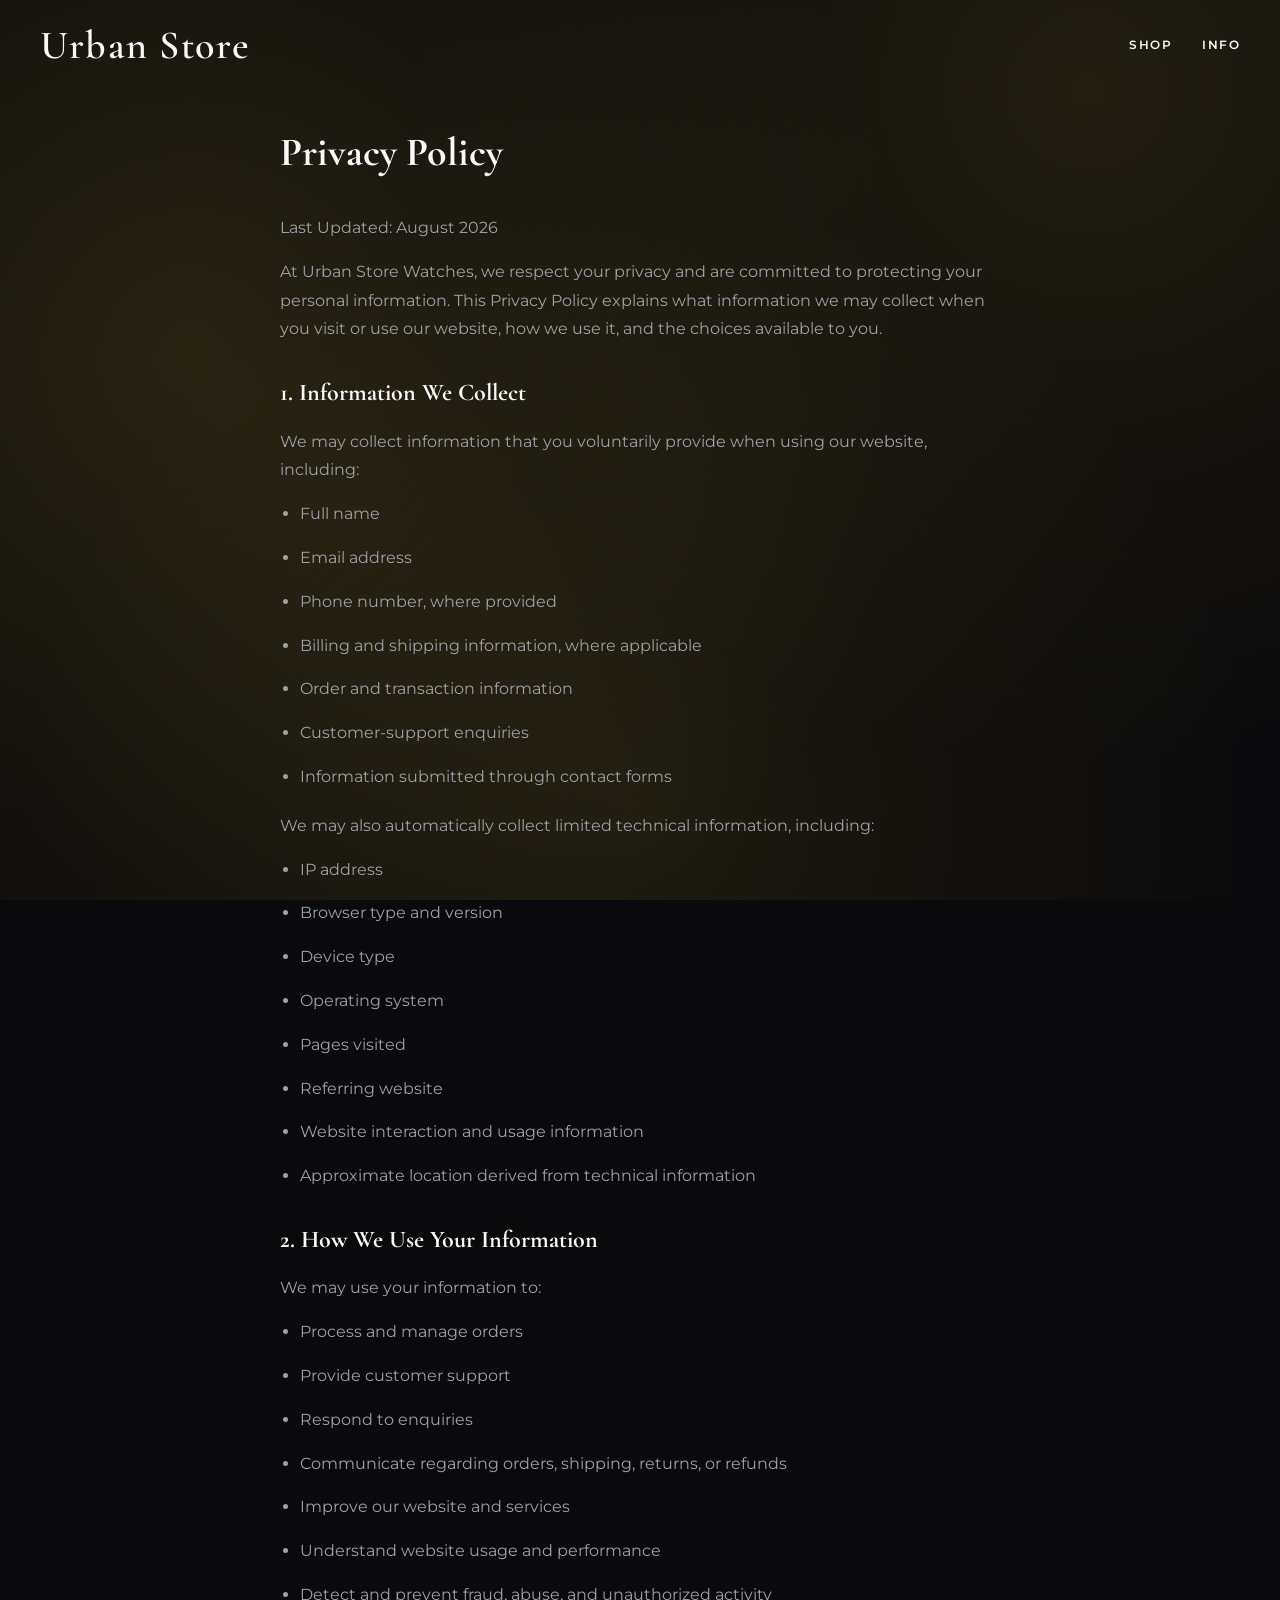
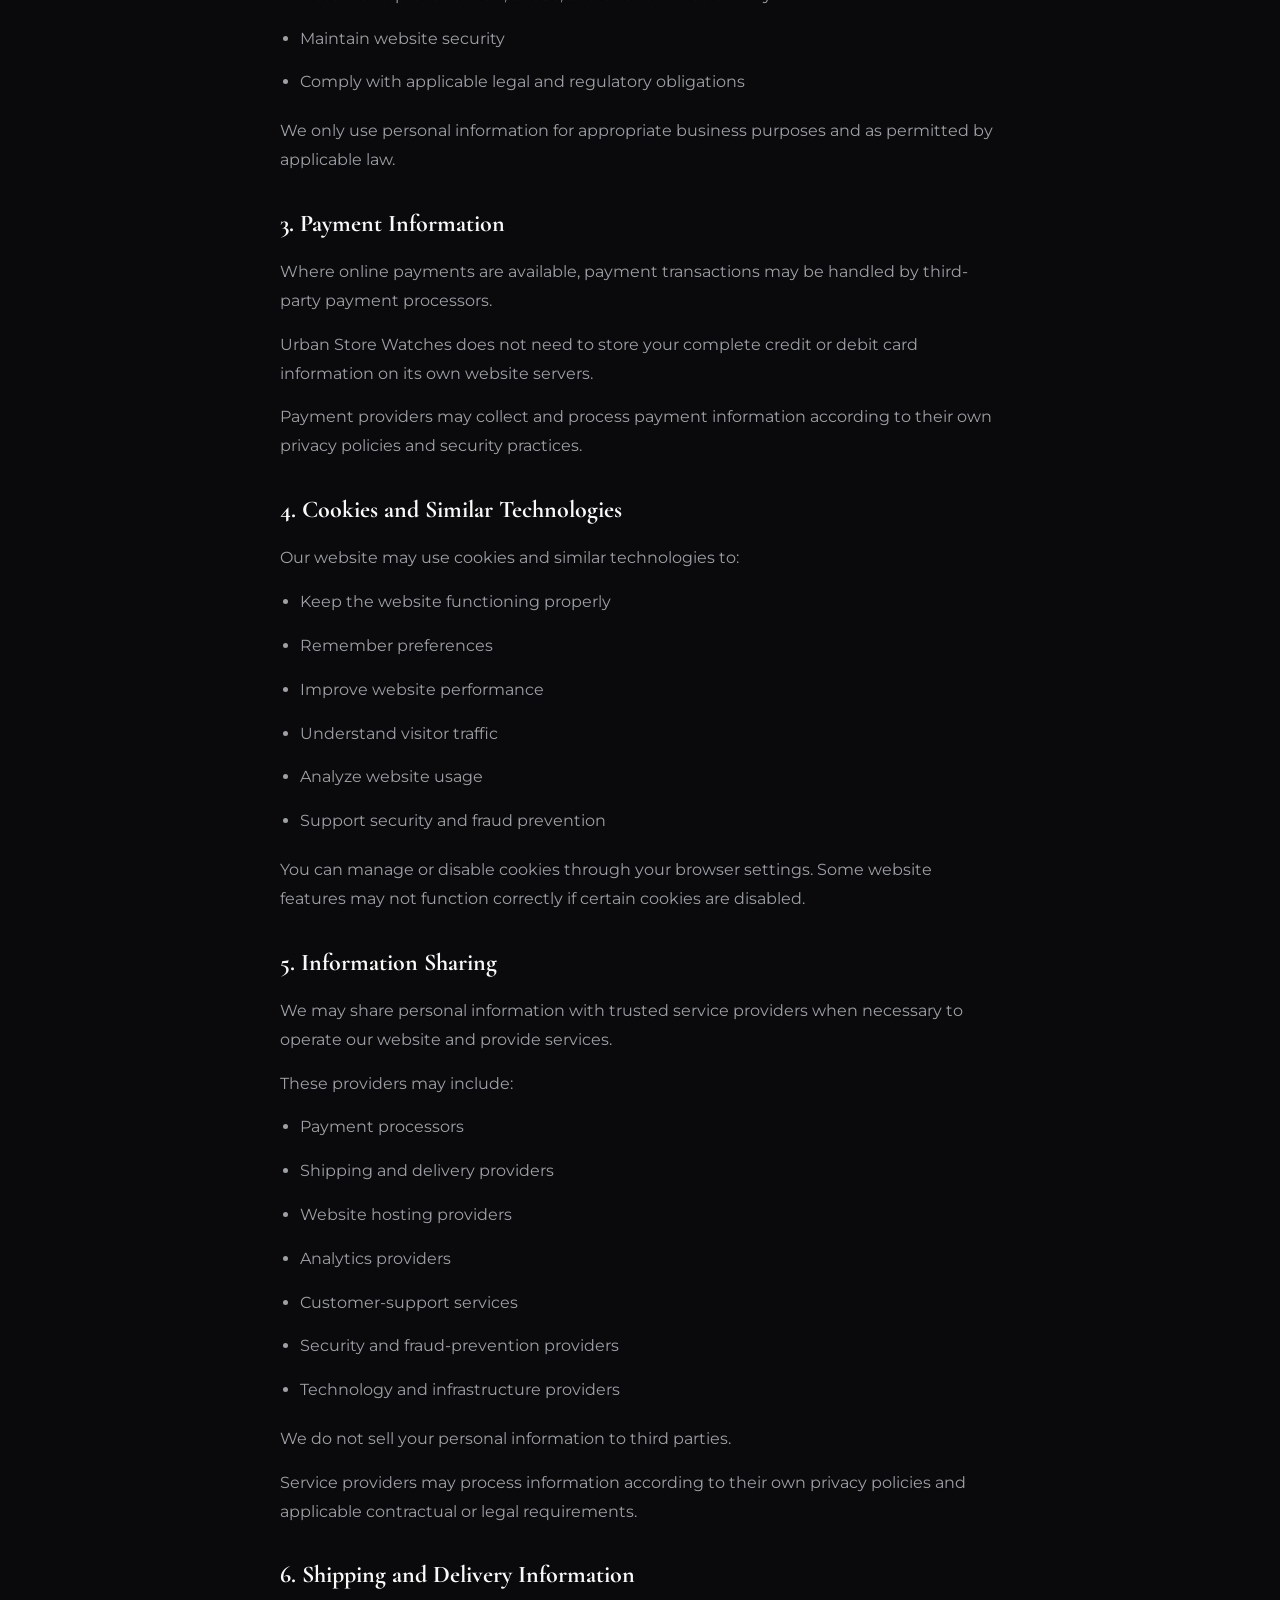
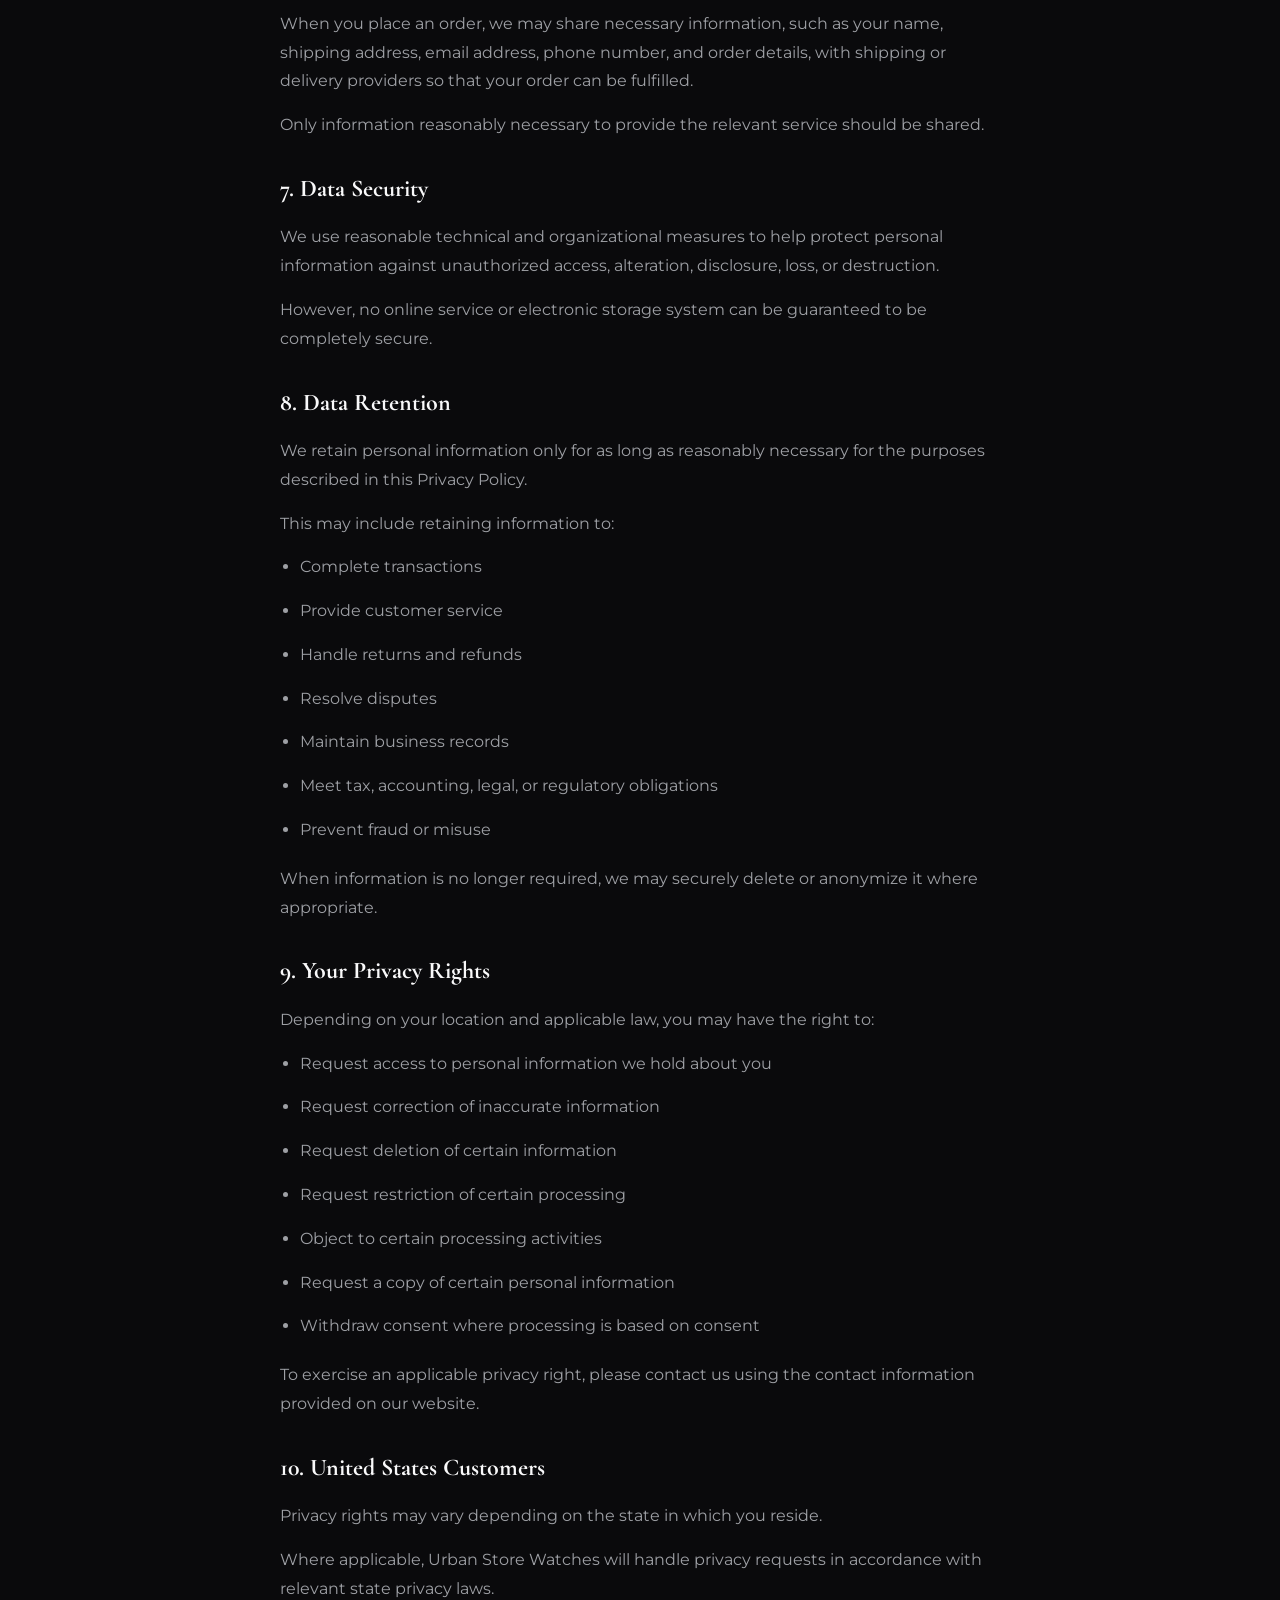
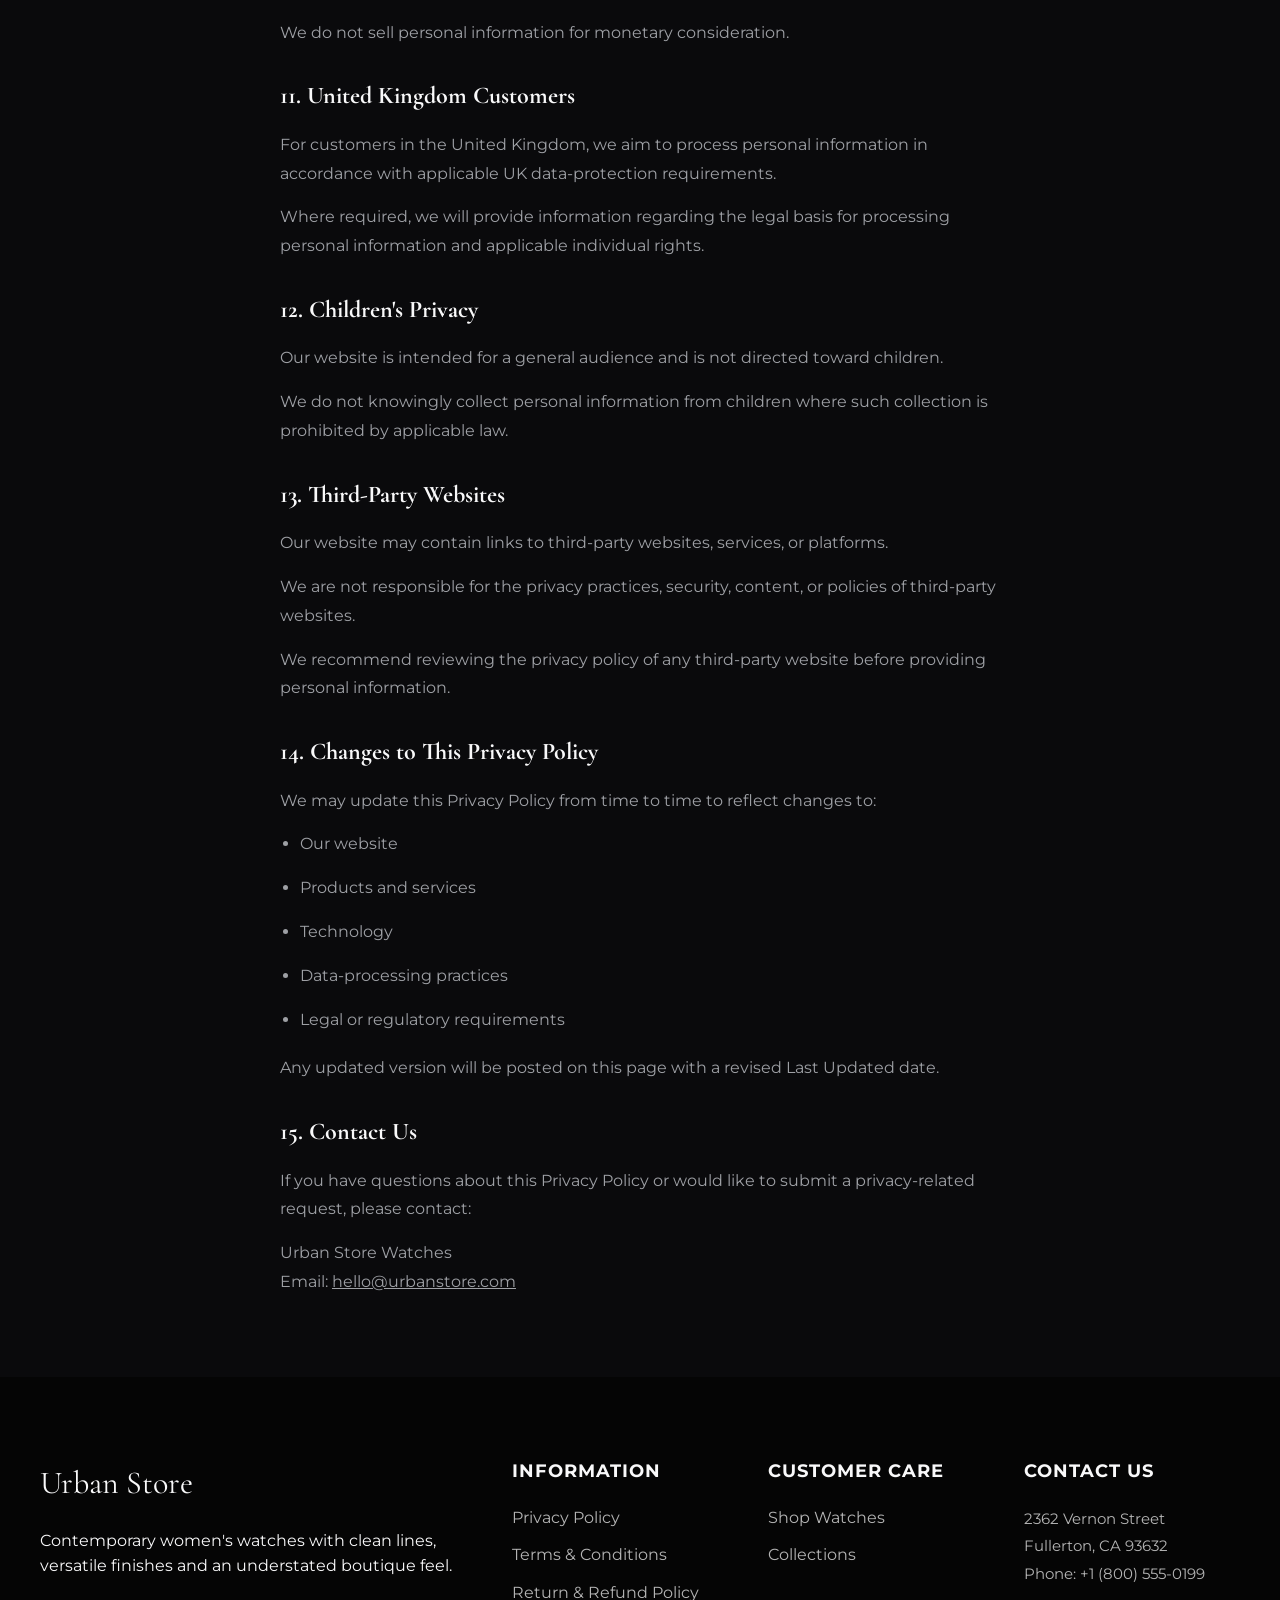
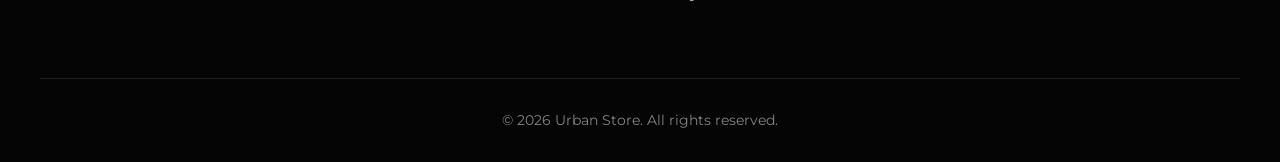
<file: privacy.html>
<!DOCTYPE html>
<html lang="en">
<head>
<meta charset="UTF-8"><meta name="viewport" content="width=device-width, initial-scale=1.0">
<title>Privacy Policy | Urban Store</title>
<link rel="icon" type="image/jpeg" href="assets/favicon.jpg">
<link rel="preconnect" href="https://fonts.gstatic.com" crossorigin>
<link href="https://fonts.googleapis.com/css2?family=Montserrat:wght@300;400;500;600&family=Cormorant+Garamond:ital,wght@0,400;0,500;0,600;1,400;1,500&display=swap" rel="stylesheet">
<link rel="stylesheet" href="assets/style.css">
<style>.legal-content{max-width:800px;margin:120px auto 80px;padding:0 40px}.legal-content h1{font-family:var(--font-heading);margin-bottom:30px;font-size:2.5rem}.legal-content h2{font-family:var(--font-heading);margin:30px 0 15px;font-size:1.5rem}.legal-content p,.legal-content li{color:var(--text-light);margin-bottom:15px;line-height:1.8}.legal-content ul{padding-left:20px;margin-bottom:20px}</style>
</head>
<body>
<header class="site-header"><a class="logo" href="index.html">Urban Store</a><nav><a href="index.html#product">Shop</a><a href="index.html#footer">Info</a></nav></header>
<main class="legal-content">
<h1>Privacy Policy</h1>
<p>Last Updated: August 2026</p>
<p>At Urban Store Watches, we respect your privacy and are committed to protecting your personal information. This Privacy Policy explains what information we may collect when you visit or use our website, how we use it, and the choices available to you.</p>

<h2>1. Information We Collect</h2>
<p>We may collect information that you voluntarily provide when using our website, including:</p>
<ul>
  <li>Full name</li>
  <li>Email address</li>
  <li>Phone number, where provided</li>
  <li>Billing and shipping information, where applicable</li>
  <li>Order and transaction information</li>
  <li>Customer-support enquiries</li>
  <li>Information submitted through contact forms</li>
</ul>
<p>We may also automatically collect limited technical information, including:</p>
<ul>
  <li>IP address</li>
  <li>Browser type and version</li>
  <li>Device type</li>
  <li>Operating system</li>
  <li>Pages visited</li>
  <li>Referring website</li>
  <li>Website interaction and usage information</li>
  <li>Approximate location derived from technical information</li>
</ul>

<h2>2. How We Use Your Information</h2>
<p>We may use your information to:</p>
<ul>
  <li>Process and manage orders</li>
  <li>Provide customer support</li>
  <li>Respond to enquiries</li>
  <li>Communicate regarding orders, shipping, returns, or refunds</li>
  <li>Improve our website and services</li>
  <li>Understand website usage and performance</li>
  <li>Detect and prevent fraud, abuse, and unauthorized activity</li>
  <li>Maintain website security</li>
  <li>Comply with applicable legal and regulatory obligations</li>
</ul>
<p>We only use personal information for appropriate business purposes and as permitted by applicable law.</p>

<h2>3. Payment Information</h2>
<p>Where online payments are available, payment transactions may be handled by third-party payment processors.</p>
<p>Urban Store Watches does not need to store your complete credit or debit card information on its own website servers.</p>
<p>Payment providers may collect and process payment information according to their own privacy policies and security practices.</p>

<h2>4. Cookies and Similar Technologies</h2>
<p>Our website may use cookies and similar technologies to:</p>
<ul>
  <li>Keep the website functioning properly</li>
  <li>Remember preferences</li>
  <li>Improve website performance</li>
  <li>Understand visitor traffic</li>
  <li>Analyze website usage</li>
  <li>Support security and fraud prevention</li>
</ul>
<p>You can manage or disable cookies through your browser settings. Some website features may not function correctly if certain cookies are disabled.</p>

<h2>5. Information Sharing</h2>
<p>We may share personal information with trusted service providers when necessary to operate our website and provide services.</p>
<p>These providers may include:</p>
<ul>
  <li>Payment processors</li>
  <li>Shipping and delivery providers</li>
  <li>Website hosting providers</li>
  <li>Analytics providers</li>
  <li>Customer-support services</li>
  <li>Security and fraud-prevention providers</li>
  <li>Technology and infrastructure providers</li>
</ul>
<p>We do not sell your personal information to third parties.</p>
<p>Service providers may process information according to their own privacy policies and applicable contractual or legal requirements.</p>

<h2>6. Shipping and Delivery Information</h2>
<p>When you place an order, we may share necessary information, such as your name, shipping address, email address, phone number, and order details, with shipping or delivery providers so that your order can be fulfilled.</p>
<p>Only information reasonably necessary to provide the relevant service should be shared.</p>

<h2>7. Data Security</h2>
<p>We use reasonable technical and organizational measures to help protect personal information against unauthorized access, alteration, disclosure, loss, or destruction.</p>
<p>However, no online service or electronic storage system can be guaranteed to be completely secure.</p>

<h2>8. Data Retention</h2>
<p>We retain personal information only for as long as reasonably necessary for the purposes described in this Privacy Policy.</p>
<p>This may include retaining information to:</p>
<ul>
  <li>Complete transactions</li>
  <li>Provide customer service</li>
  <li>Handle returns and refunds</li>
  <li>Resolve disputes</li>
  <li>Maintain business records</li>
  <li>Meet tax, accounting, legal, or regulatory obligations</li>
  <li>Prevent fraud or misuse</li>
</ul>
<p>When information is no longer required, we may securely delete or anonymize it where appropriate.</p>

<h2>9. Your Privacy Rights</h2>
<p>Depending on your location and applicable law, you may have the right to:</p>
<ul>
  <li>Request access to personal information we hold about you</li>
  <li>Request correction of inaccurate information</li>
  <li>Request deletion of certain information</li>
  <li>Request restriction of certain processing</li>
  <li>Object to certain processing activities</li>
  <li>Request a copy of certain personal information</li>
  <li>Withdraw consent where processing is based on consent</li>
</ul>
<p>To exercise an applicable privacy right, please contact us using the contact information provided on our website.</p>

<h2>10. United States Customers</h2>
<p>Privacy rights may vary depending on the state in which you reside.</p>
<p>Where applicable, Urban Store Watches will handle privacy requests in accordance with relevant state privacy laws.</p>
<p>We do not sell personal information for monetary consideration.</p>

<h2>11. United Kingdom Customers</h2>
<p>For customers in the United Kingdom, we aim to process personal information in accordance with applicable UK data-protection requirements.</p>
<p>Where required, we will provide information regarding the legal basis for processing personal information and applicable individual rights.</p>

<h2>12. Children's Privacy</h2>
<p>Our website is intended for a general audience and is not directed toward children.</p>
<p>We do not knowingly collect personal information from children where such collection is prohibited by applicable law.</p>

<h2>13. Third-Party Websites</h2>
<p>Our website may contain links to third-party websites, services, or platforms.</p>
<p>We are not responsible for the privacy practices, security, content, or policies of third-party websites.</p>
<p>We recommend reviewing the privacy policy of any third-party website before providing personal information.</p>

<h2>14. Changes to This Privacy Policy</h2>
<p>We may update this Privacy Policy from time to time to reflect changes to:</p>
<ul>
  <li>Our website</li>
  <li>Products and services</li>
  <li>Technology</li>
  <li>Data-processing practices</li>
  <li>Legal or regulatory requirements</li>
</ul>
<p>Any updated version will be posted on this page with a revised Last Updated date.</p>

<h2>15. Contact Us</h2>
<p>If you have questions about this Privacy Policy or would like to submit a privacy-related request, please contact:</p>
<p>Urban Store Watches<br>
Email: <a href="mailto:hello@urbanstore.com" style="color:var(--text-light); text-decoration:underline;">hello@urbanstore.com</a></p>
</main>
<footer id="footer"><div class="footer-grid">
<div><div class="footer-logo">Urban Store</div><p>Contemporary women's watches with clean lines, versatile finishes and an understated boutique feel.</p></div>
<div><h4>Information</h4><a href="privacy.html">Privacy Policy</a><a href="terms.html">Terms & Conditions</a><a href="returns.html">Return & Refund Policy</a></div>
<div><h4>Customer Care</h4><a href="index.html#product">Shop Watches</a><a href="index.html#suggested">Collections</a></div>
<div><h4>Contact Us</h4><p style="color:rgba(255,255,255,.7);line-height:1.8;margin:0;font-size:.95rem;">2362 Vernon Street<br>Fullerton, CA 93632<br>Phone: +1 (800) 555-0199</p></div>
</div><div class="copyright">© 2026 Urban Store. All rights reserved.</div></footer>
<script src="assets/script.js"></script>
</body></html>
</file>
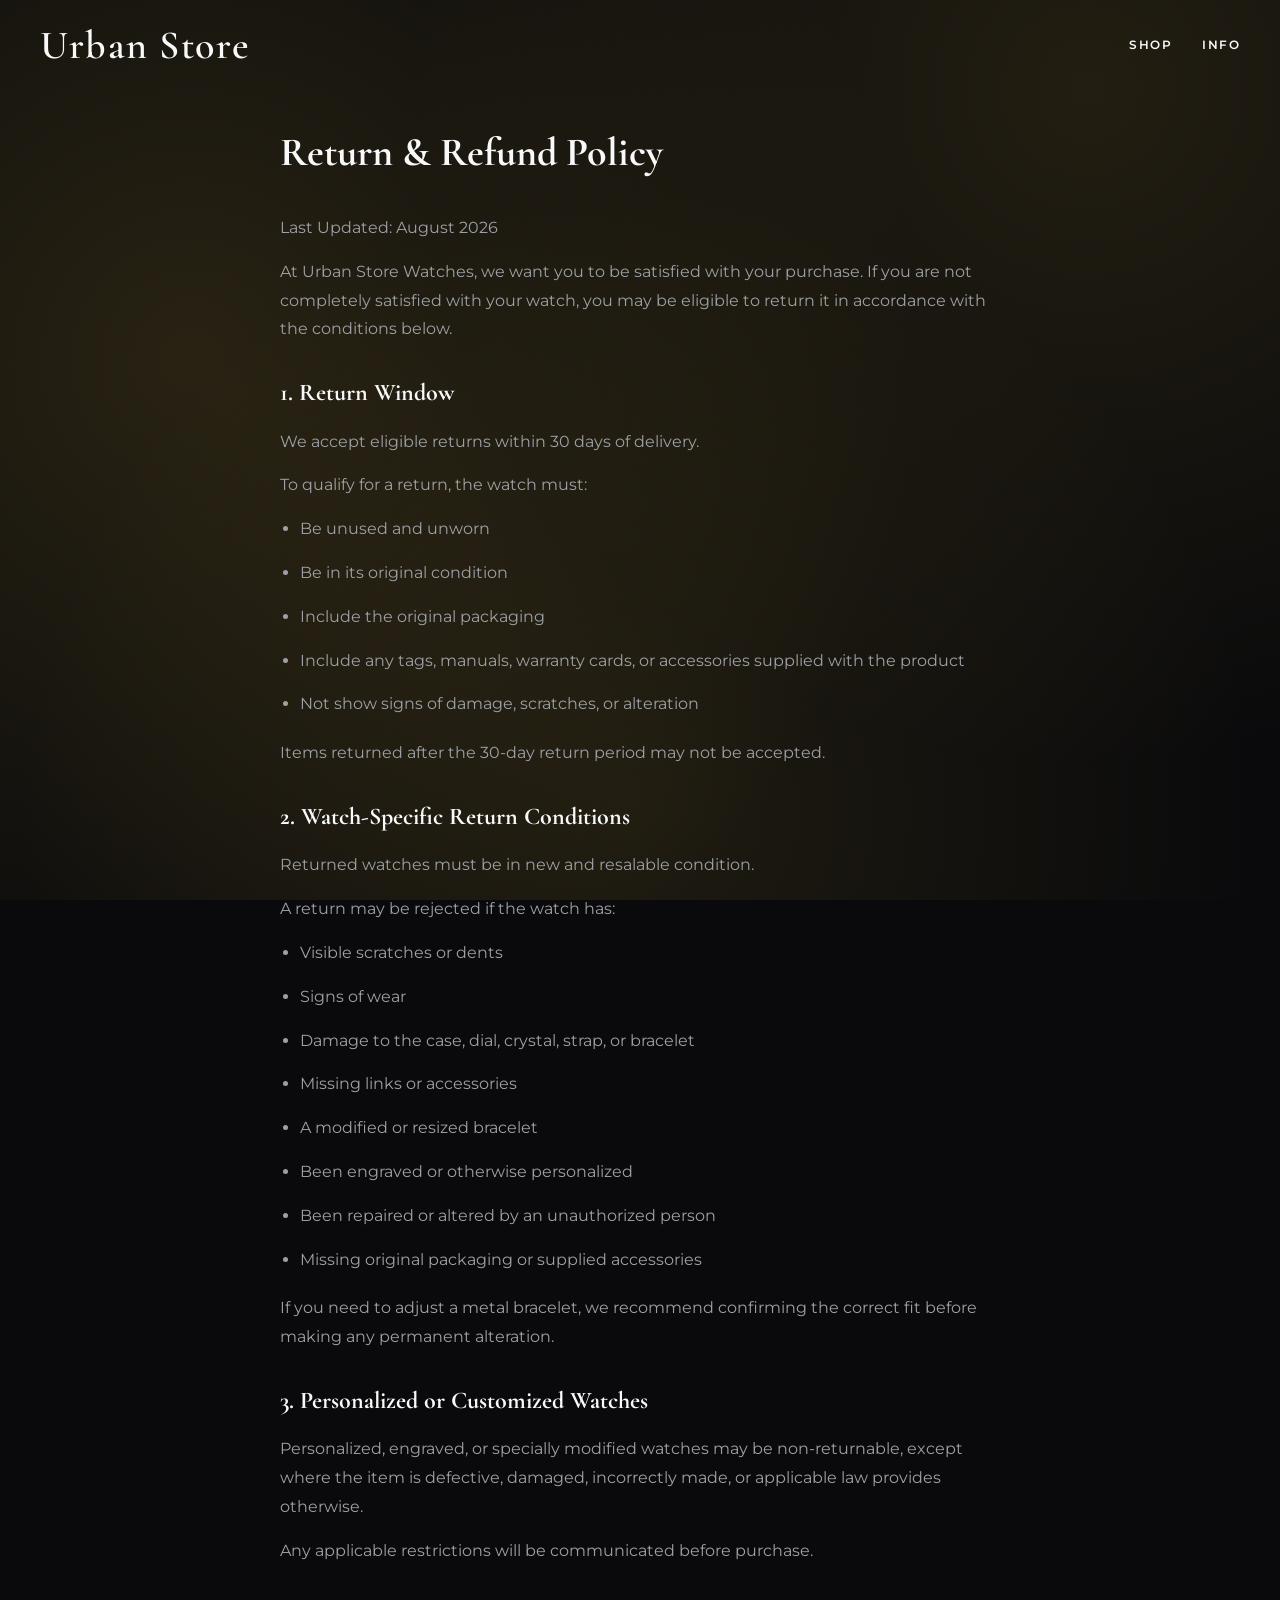
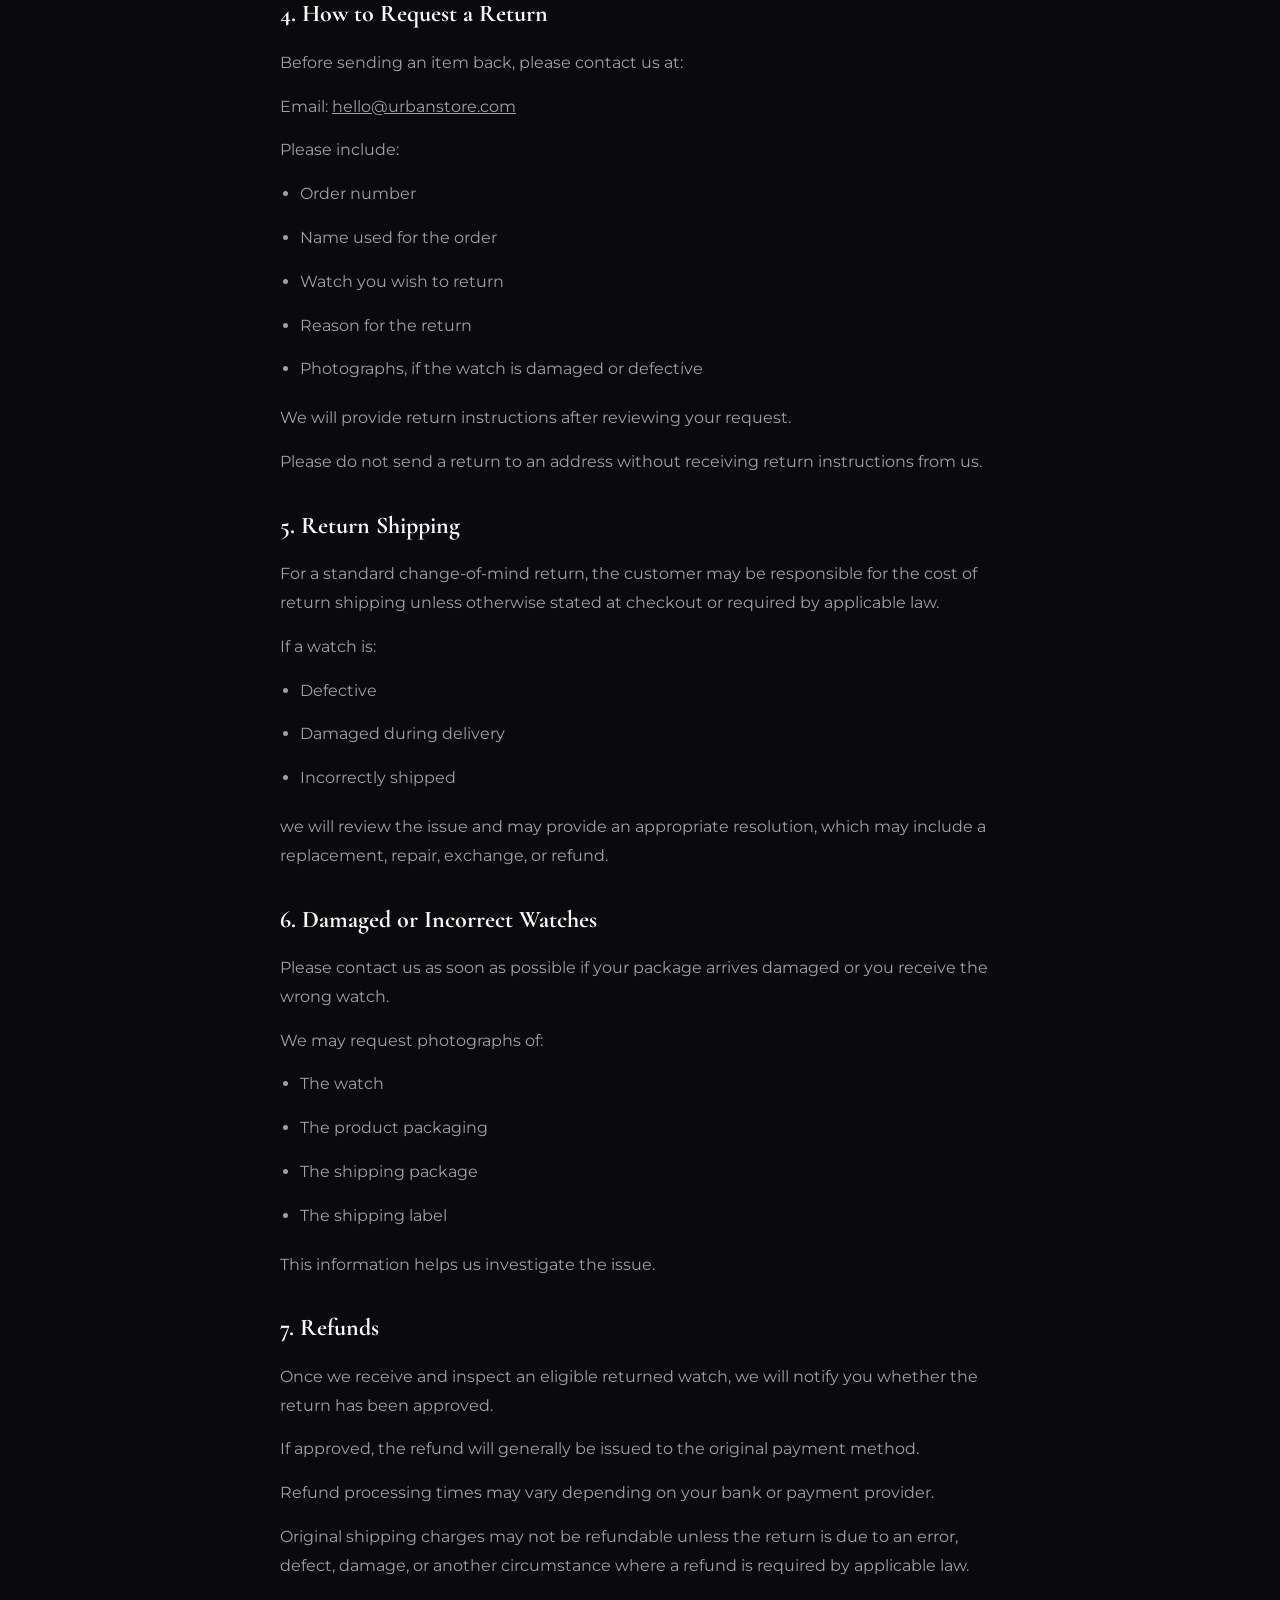
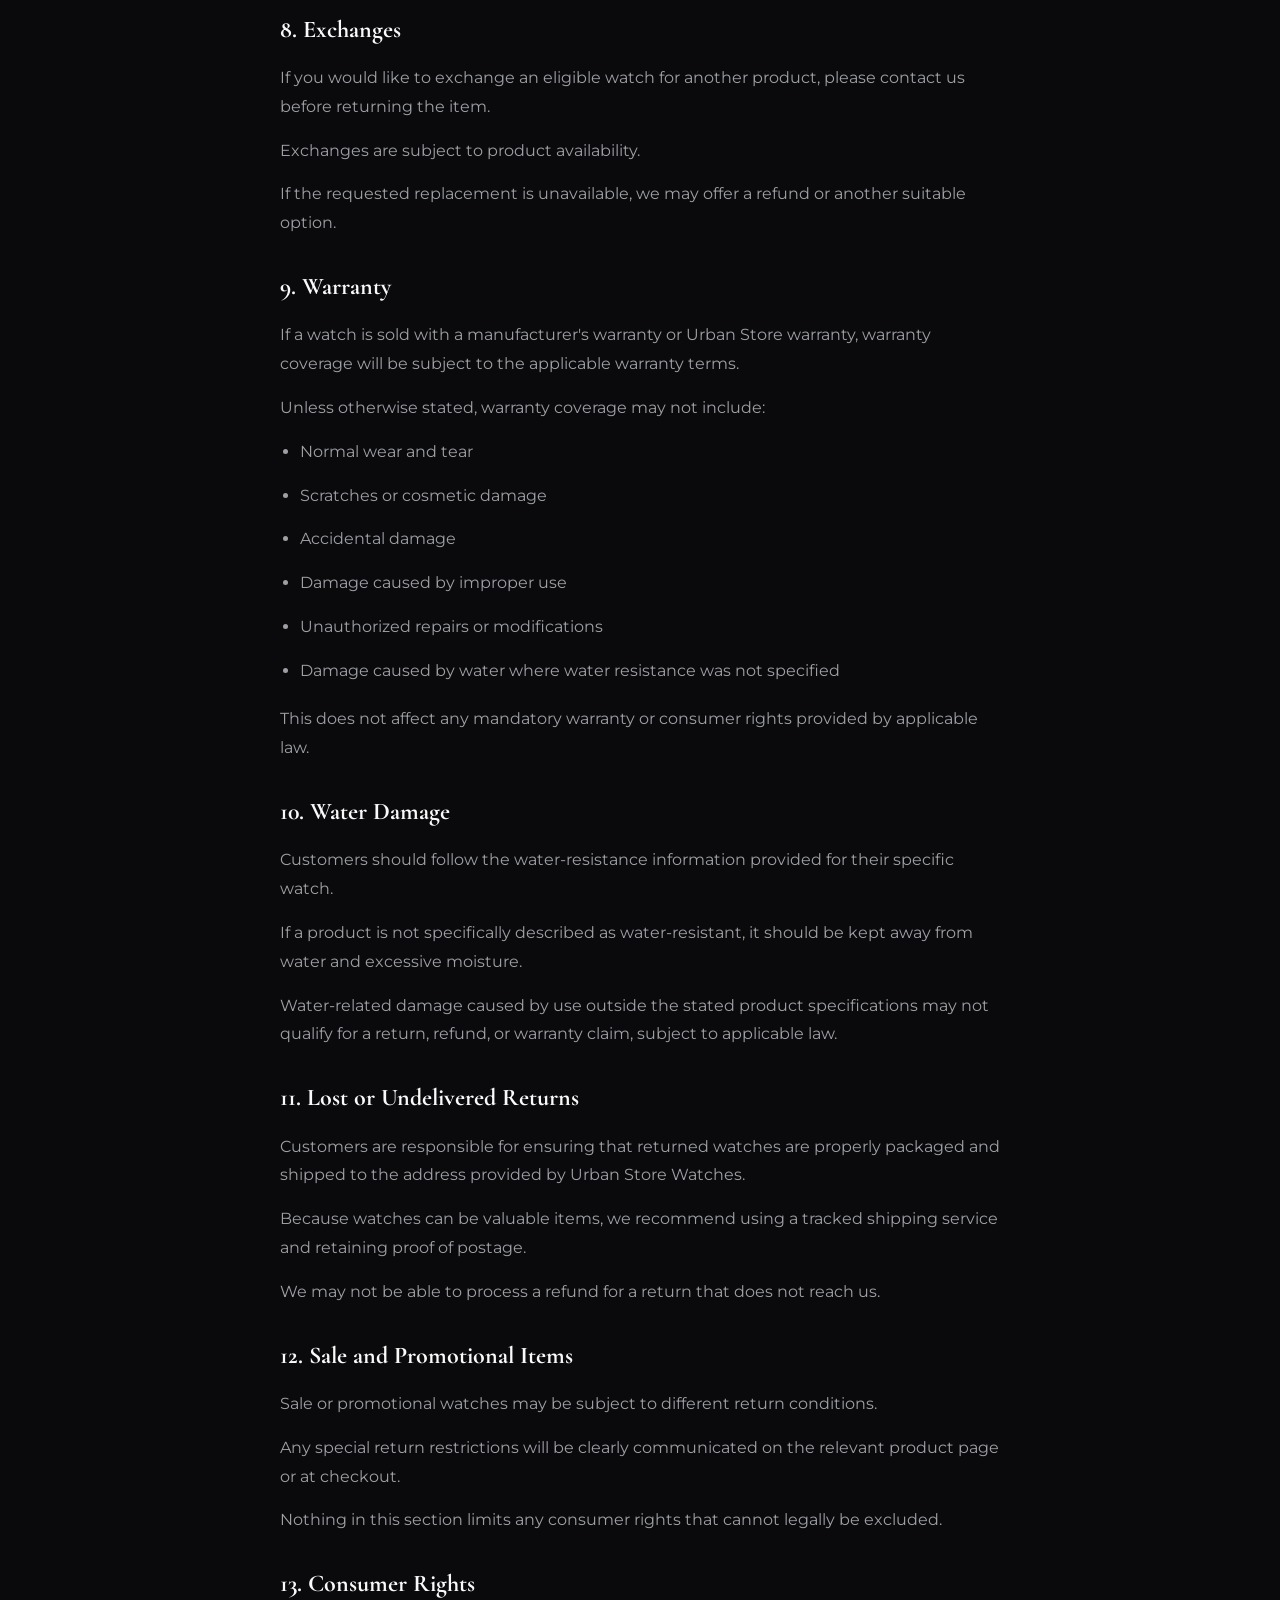
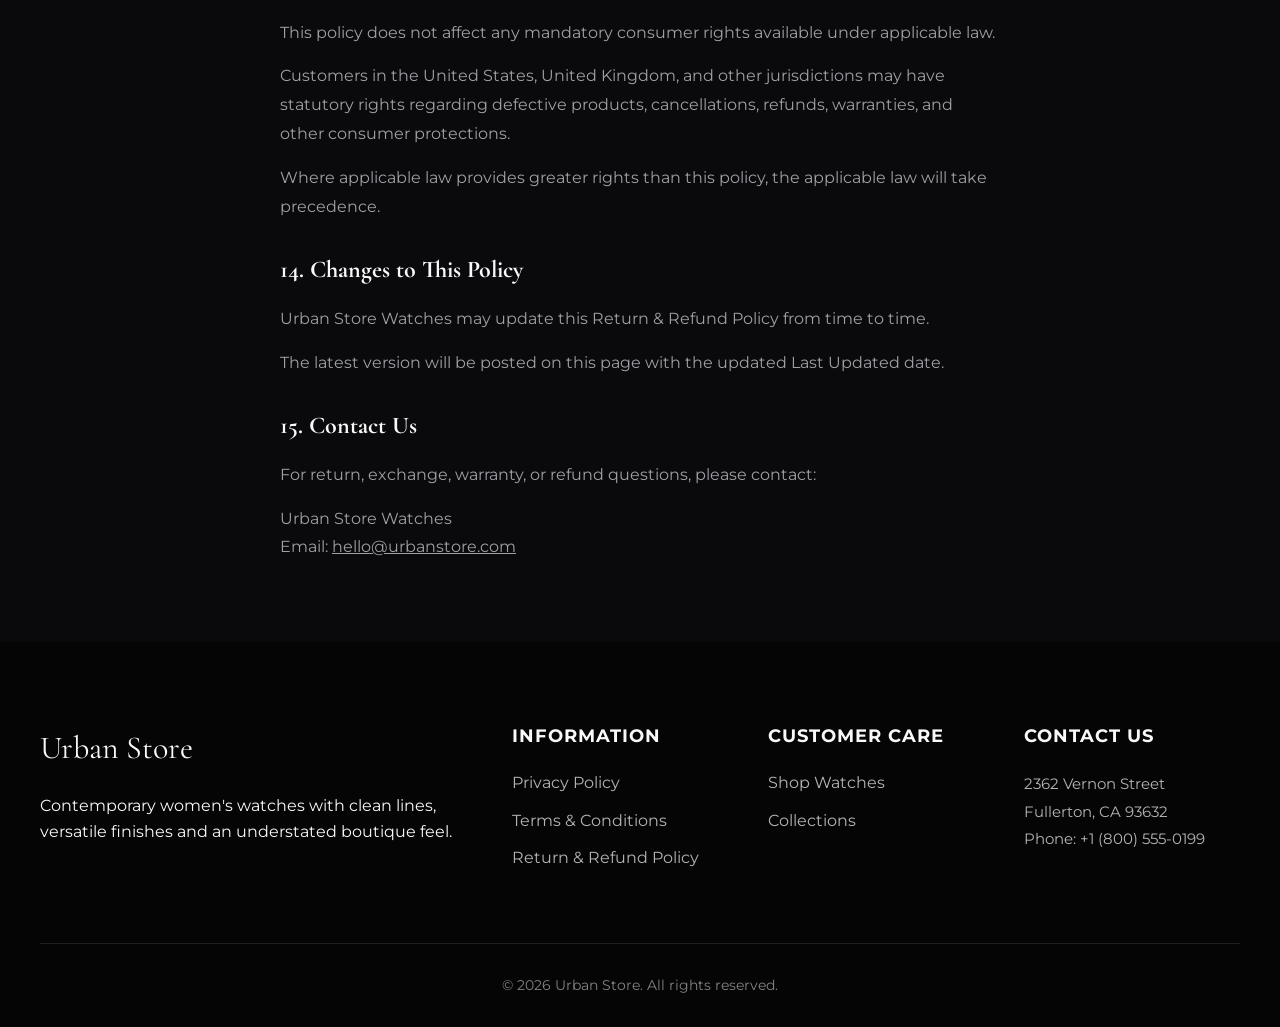
<file: returns.html>
<!DOCTYPE html>
<html lang="en">
<head>
<meta charset="UTF-8"><meta name="viewport" content="width=device-width, initial-scale=1.0">
<title>Return & Refund Policy | Urban Store</title>
<link rel="icon" type="image/jpeg" href="assets/favicon.jpg">
<link rel="preconnect" href="https://fonts.gstatic.com" crossorigin>
<link href="https://fonts.googleapis.com/css2?family=Montserrat:wght@300;400;500;600&family=Cormorant+Garamond:ital,wght@0,400;0,500;0,600;1,400;1,500&display=swap" rel="stylesheet">
<link rel="stylesheet" href="assets/style.css">
<style>.legal-content{max-width:800px;margin:120px auto 80px;padding:0 40px}.legal-content h1{font-family:var(--font-heading);margin-bottom:30px;font-size:2.5rem}.legal-content h2{font-family:var(--font-heading);margin:30px 0 15px;font-size:1.5rem}.legal-content p,.legal-content li{color:var(--text-light);margin-bottom:15px;line-height:1.8}.legal-content ul{padding-left:20px;margin-bottom:20px}</style>
</head>
<body>
<header class="site-header"><a class="logo" href="index.html">Urban Store</a><nav><a href="index.html#product">Shop</a><a href="index.html#footer">Info</a></nav></header>
<main class="legal-content">
<h1>Return & Refund Policy</h1>
<p>Last Updated: August 2026</p>
<p>At Urban Store Watches, we want you to be satisfied with your purchase. If you are not completely satisfied with your watch, you may be eligible to return it in accordance with the conditions below.</p>

<h2>1. Return Window</h2>
<p>We accept eligible returns within 30 days of delivery.</p>
<p>To qualify for a return, the watch must:</p>
<ul>
  <li>Be unused and unworn</li>
  <li>Be in its original condition</li>
  <li>Include the original packaging</li>
  <li>Include any tags, manuals, warranty cards, or accessories supplied with the product</li>
  <li>Not show signs of damage, scratches, or alteration</li>
</ul>
<p>Items returned after the 30-day return period may not be accepted.</p>

<h2>2. Watch-Specific Return Conditions</h2>
<p>Returned watches must be in new and resalable condition.</p>
<p>A return may be rejected if the watch has:</p>
<ul>
  <li>Visible scratches or dents</li>
  <li>Signs of wear</li>
  <li>Damage to the case, dial, crystal, strap, or bracelet</li>
  <li>Missing links or accessories</li>
  <li>A modified or resized bracelet</li>
  <li>Been engraved or otherwise personalized</li>
  <li>Been repaired or altered by an unauthorized person</li>
  <li>Missing original packaging or supplied accessories</li>
</ul>
<p>If you need to adjust a metal bracelet, we recommend confirming the correct fit before making any permanent alteration.</p>

<h2>3. Personalized or Customized Watches</h2>
<p>Personalized, engraved, or specially modified watches may be non-returnable, except where the item is defective, damaged, incorrectly made, or applicable law provides otherwise.</p>
<p>Any applicable restrictions will be communicated before purchase.</p>

<h2>4. How to Request a Return</h2>
<p>Before sending an item back, please contact us at:</p>
<p>Email: <a href="mailto:hello@urbanstore.com" style="color:var(--text-light); text-decoration:underline;">hello@urbanstore.com</a></p>
<p>Please include:</p>
<ul>
  <li>Order number</li>
  <li>Name used for the order</li>
  <li>Watch you wish to return</li>
  <li>Reason for the return</li>
  <li>Photographs, if the watch is damaged or defective</li>
</ul>
<p>We will provide return instructions after reviewing your request.</p>
<p>Please do not send a return to an address without receiving return instructions from us.</p>

<h2>5. Return Shipping</h2>
<p>For a standard change-of-mind return, the customer may be responsible for the cost of return shipping unless otherwise stated at checkout or required by applicable law.</p>
<p>If a watch is:</p>
<ul>
  <li>Defective</li>
  <li>Damaged during delivery</li>
  <li>Incorrectly shipped</li>
</ul>
<p>we will review the issue and may provide an appropriate resolution, which may include a replacement, repair, exchange, or refund.</p>

<h2>6. Damaged or Incorrect Watches</h2>
<p>Please contact us as soon as possible if your package arrives damaged or you receive the wrong watch.</p>
<p>We may request photographs of:</p>
<ul>
  <li>The watch</li>
  <li>The product packaging</li>
  <li>The shipping package</li>
  <li>The shipping label</li>
</ul>
<p>This information helps us investigate the issue.</p>

<h2>7. Refunds</h2>
<p>Once we receive and inspect an eligible returned watch, we will notify you whether the return has been approved.</p>
<p>If approved, the refund will generally be issued to the original payment method.</p>
<p>Refund processing times may vary depending on your bank or payment provider.</p>
<p>Original shipping charges may not be refundable unless the return is due to an error, defect, damage, or another circumstance where a refund is required by applicable law.</p>

<h2>8. Exchanges</h2>
<p>If you would like to exchange an eligible watch for another product, please contact us before returning the item.</p>
<p>Exchanges are subject to product availability.</p>
<p>If the requested replacement is unavailable, we may offer a refund or another suitable option.</p>

<h2>9. Warranty</h2>
<p>If a watch is sold with a manufacturer's warranty or Urban Store warranty, warranty coverage will be subject to the applicable warranty terms.</p>
<p>Unless otherwise stated, warranty coverage may not include:</p>
<ul>
  <li>Normal wear and tear</li>
  <li>Scratches or cosmetic damage</li>
  <li>Accidental damage</li>
  <li>Damage caused by improper use</li>
  <li>Unauthorized repairs or modifications</li>
  <li>Damage caused by water where water resistance was not specified</li>
</ul>
<p>This does not affect any mandatory warranty or consumer rights provided by applicable law.</p>

<h2>10. Water Damage</h2>
<p>Customers should follow the water-resistance information provided for their specific watch.</p>
<p>If a product is not specifically described as water-resistant, it should be kept away from water and excessive moisture.</p>
<p>Water-related damage caused by use outside the stated product specifications may not qualify for a return, refund, or warranty claim, subject to applicable law.</p>

<h2>11. Lost or Undelivered Returns</h2>
<p>Customers are responsible for ensuring that returned watches are properly packaged and shipped to the address provided by Urban Store Watches.</p>
<p>Because watches can be valuable items, we recommend using a tracked shipping service and retaining proof of postage.</p>
<p>We may not be able to process a refund for a return that does not reach us.</p>

<h2>12. Sale and Promotional Items</h2>
<p>Sale or promotional watches may be subject to different return conditions.</p>
<p>Any special return restrictions will be clearly communicated on the relevant product page or at checkout.</p>
<p>Nothing in this section limits any consumer rights that cannot legally be excluded.</p>

<h2>13. Consumer Rights</h2>
<p>This policy does not affect any mandatory consumer rights available under applicable law.</p>
<p>Customers in the United States, United Kingdom, and other jurisdictions may have statutory rights regarding defective products, cancellations, refunds, warranties, and other consumer protections.</p>
<p>Where applicable law provides greater rights than this policy, the applicable law will take precedence.</p>

<h2>14. Changes to This Policy</h2>
<p>Urban Store Watches may update this Return & Refund Policy from time to time.</p>
<p>The latest version will be posted on this page with the updated Last Updated date.</p>

<h2>15. Contact Us</h2>
<p>For return, exchange, warranty, or refund questions, please contact:</p>
<p>Urban Store Watches<br>
Email: <a href="mailto:hello@urbanstore.com" style="color:var(--text-light); text-decoration:underline;">hello@urbanstore.com</a></p>
</main>
<footer id="footer"><div class="footer-grid">
<div><div class="footer-logo">Urban Store</div><p>Contemporary women's watches with clean lines, versatile finishes and an understated boutique feel.</p></div>
<div><h4>Information</h4><a href="privacy.html">Privacy Policy</a><a href="terms.html">Terms & Conditions</a><a href="returns.html">Return & Refund Policy</a></div>
<div><h4>Customer Care</h4><a href="index.html#product">Shop Watches</a><a href="index.html#suggested">Collections</a></div>
<div><h4>Contact Us</h4><p style="color:rgba(255,255,255,.7);line-height:1.8;margin:0;font-size:.95rem;">2362 Vernon Street<br>Fullerton, CA 93632<br>Phone: +1 (800) 555-0199</p></div>
</div><div class="copyright">© 2026 Urban Store. All rights reserved.</div></footer>
<script src="assets/script.js"></script>
</body></html>
</file>
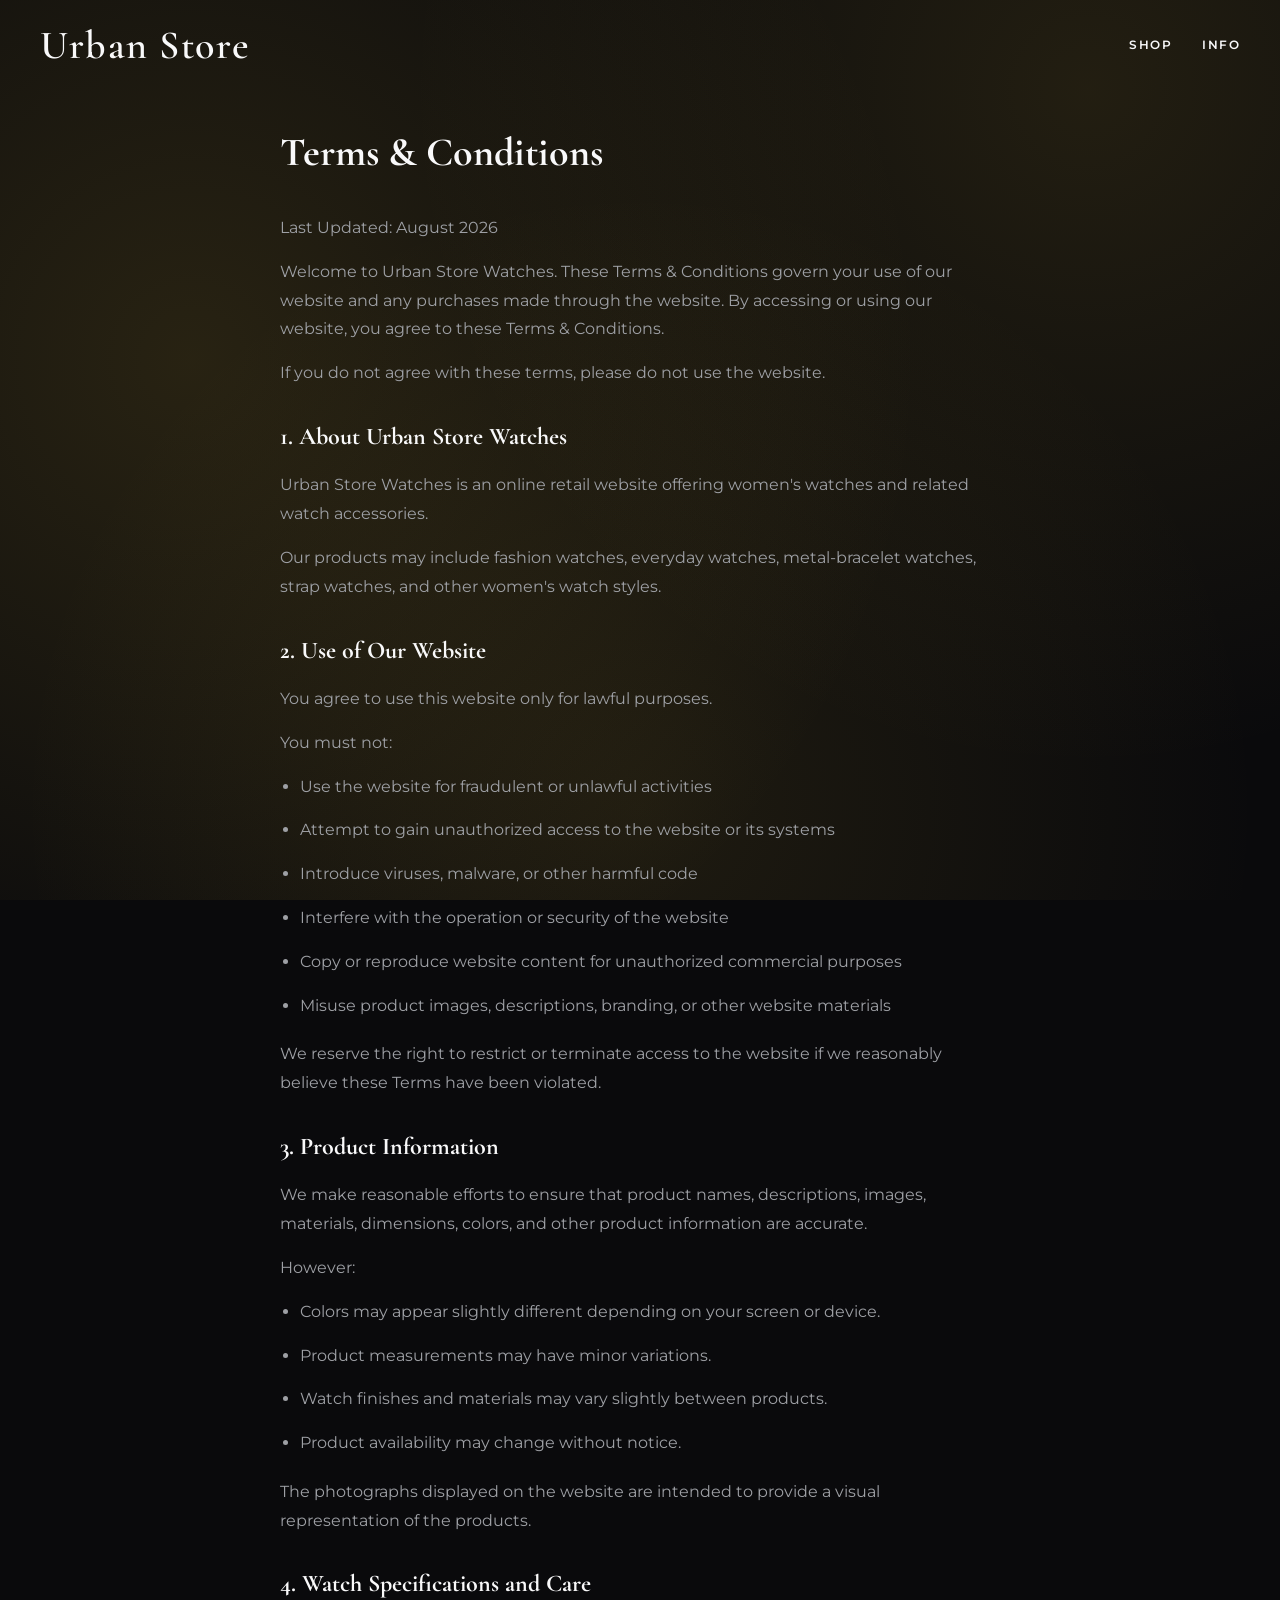
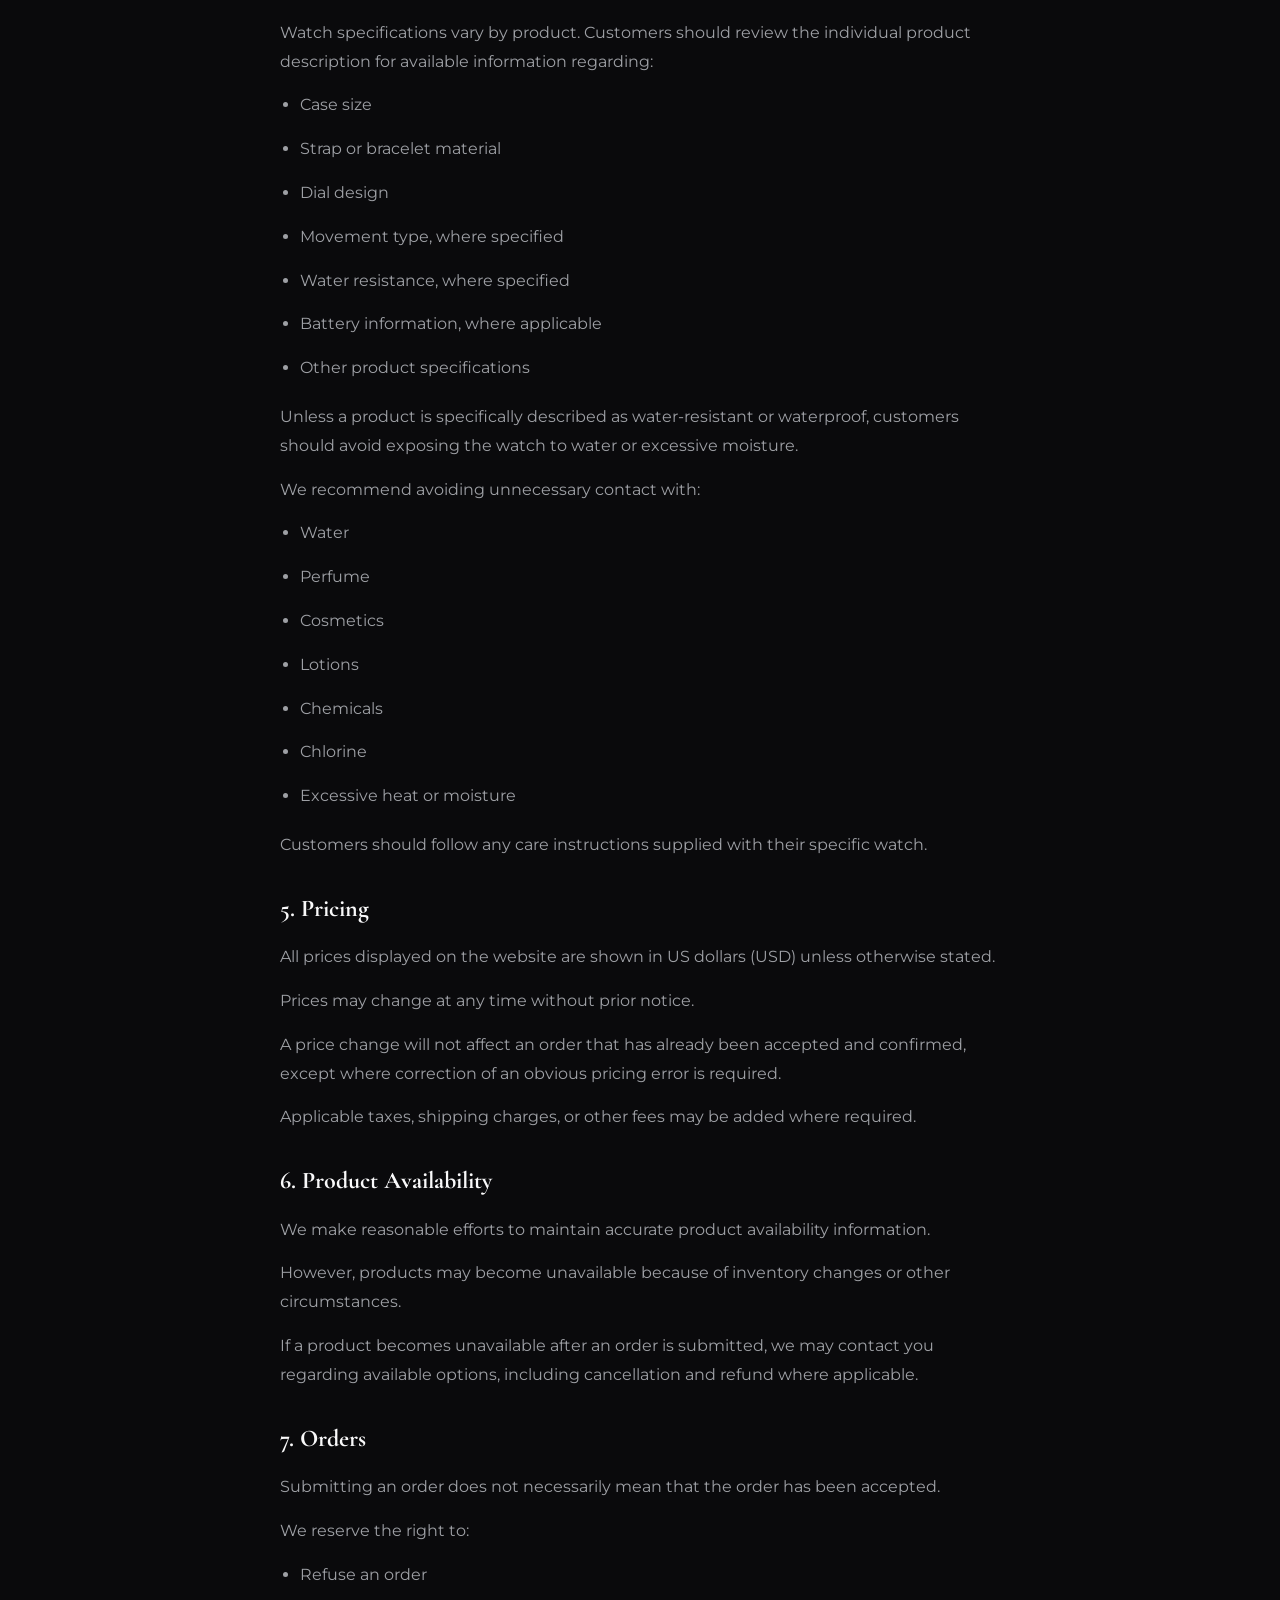
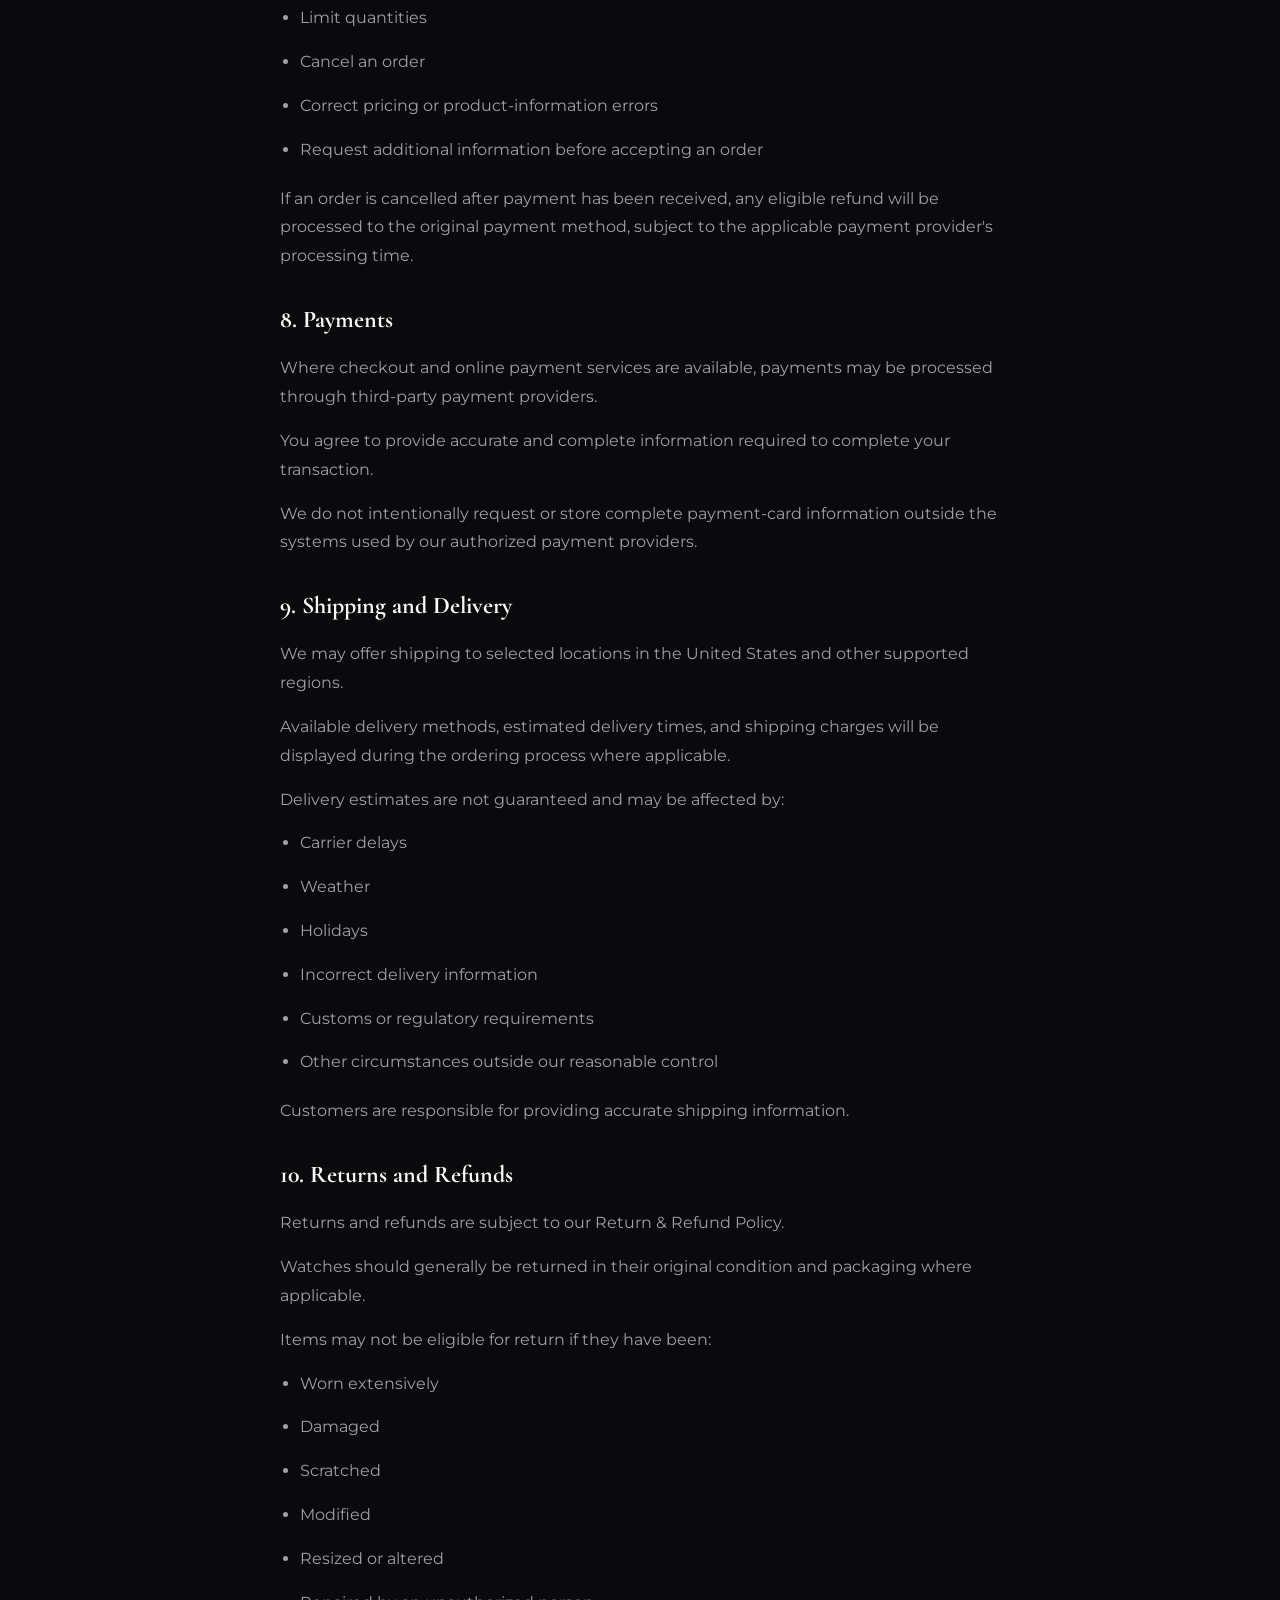
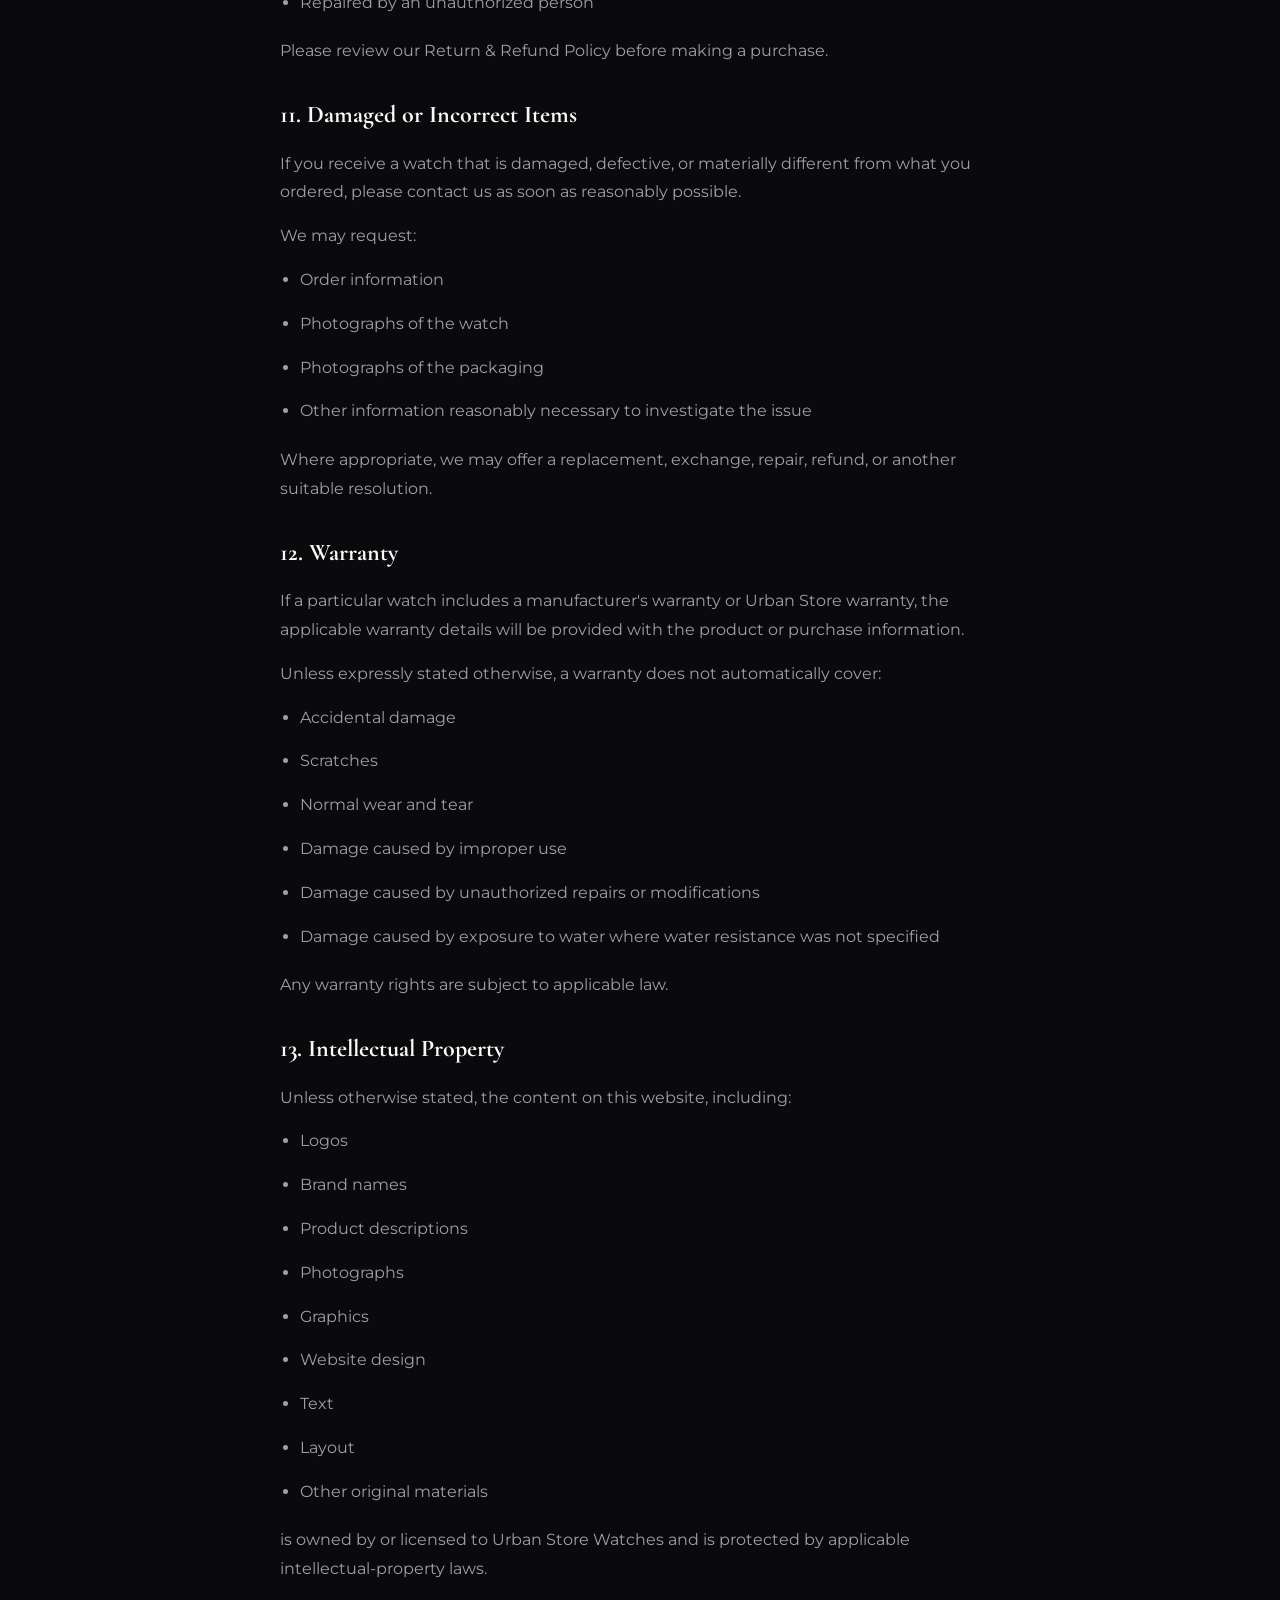
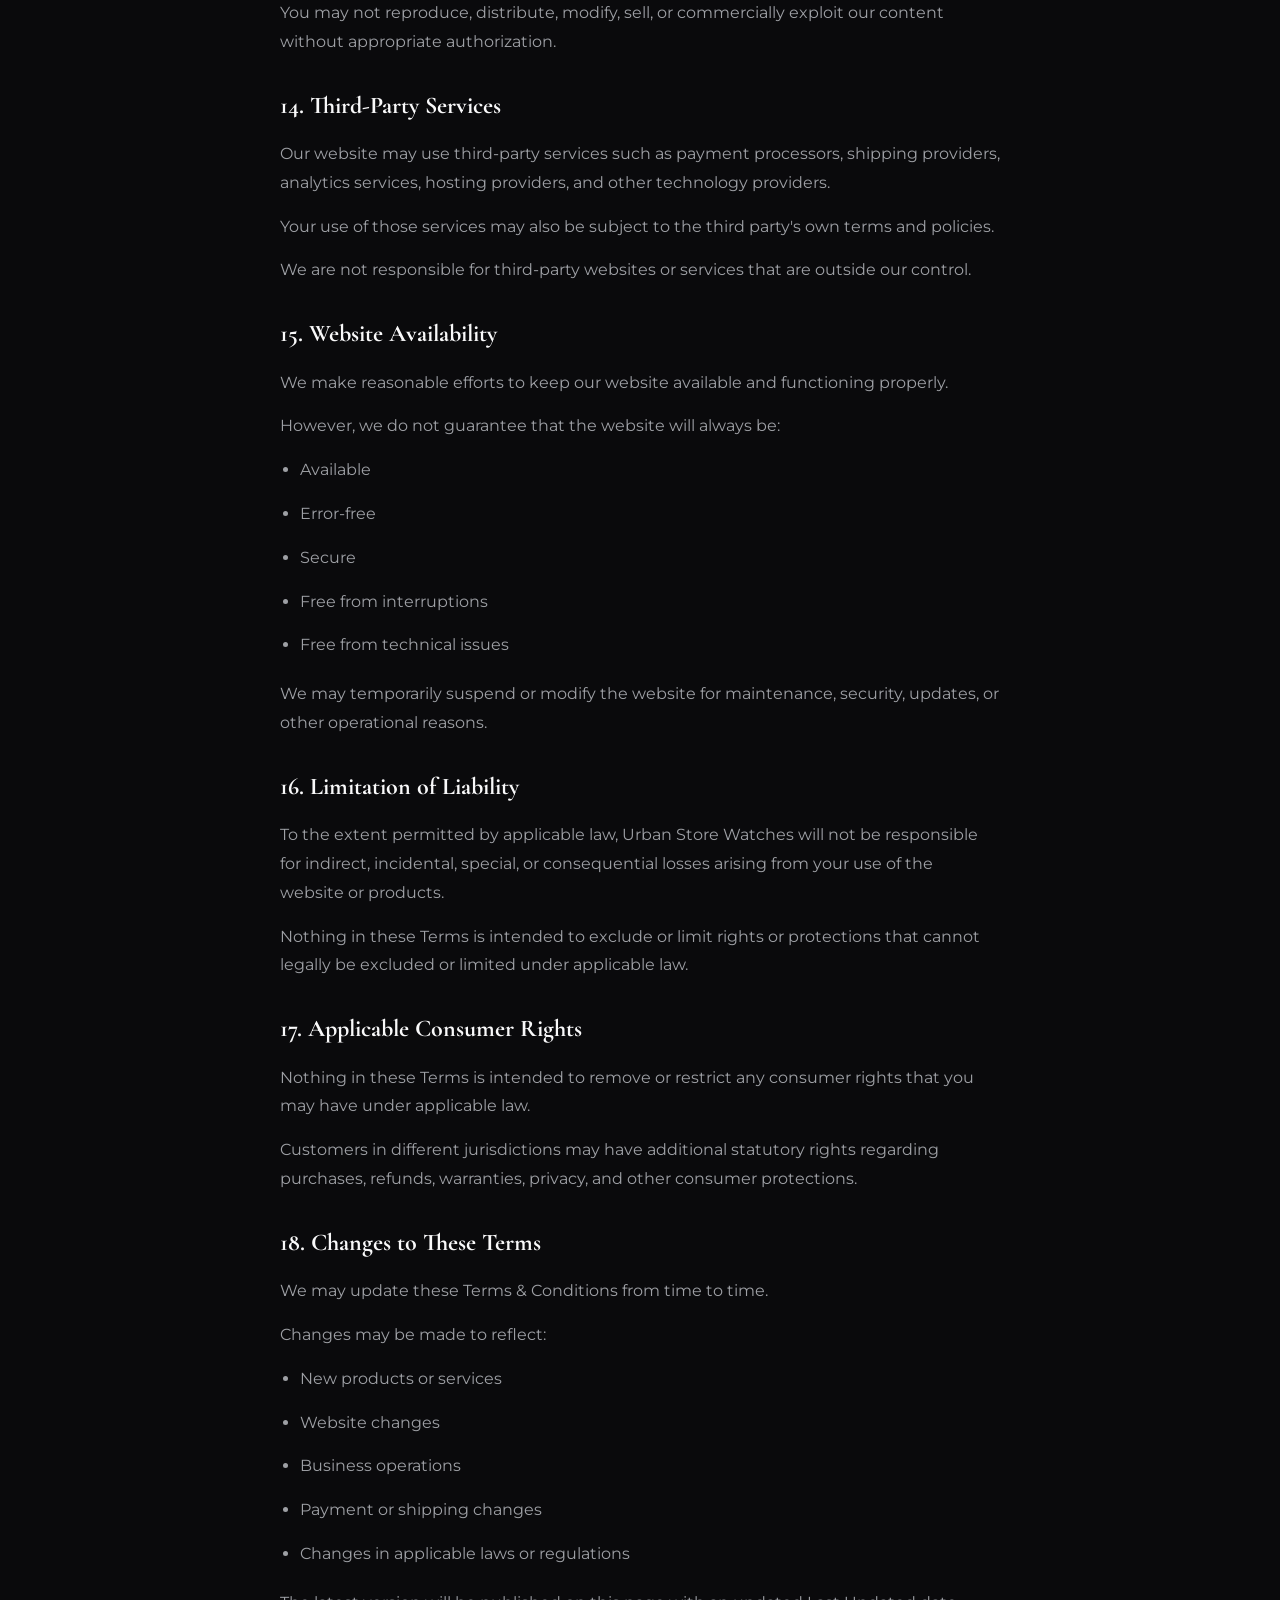
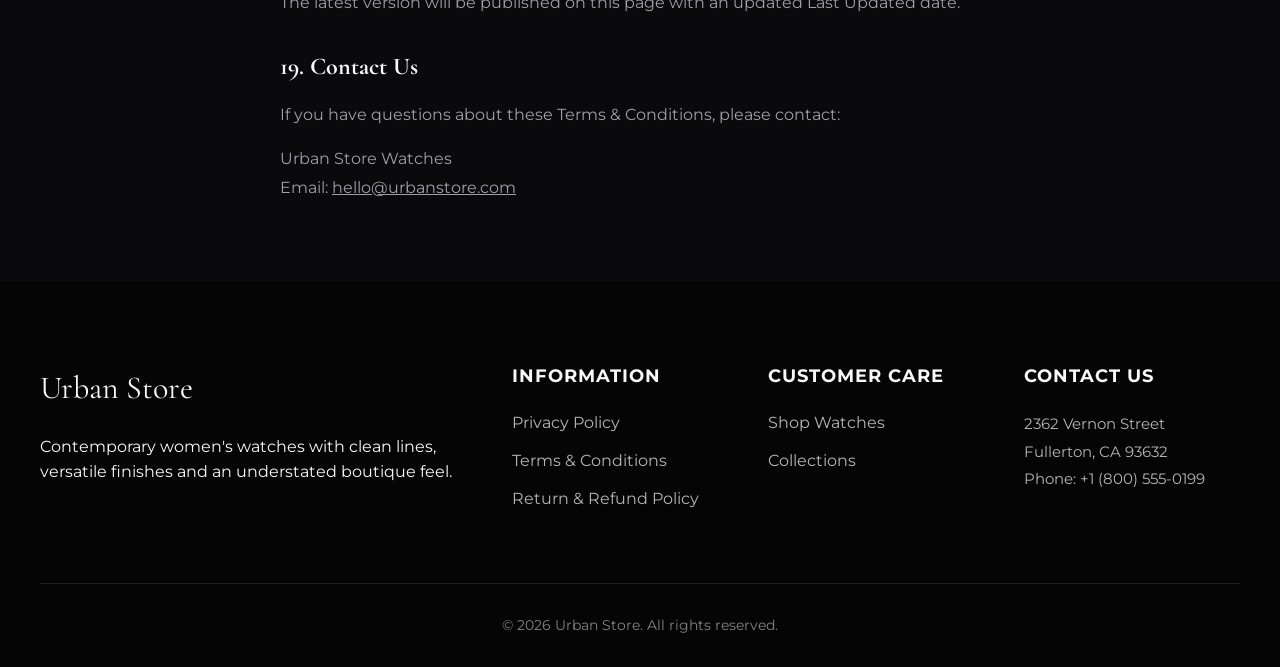
<file: terms.html>
<!DOCTYPE html>
<html lang="en">
<head>
<meta charset="UTF-8"><meta name="viewport" content="width=device-width, initial-scale=1.0">
<title>Terms & Conditions | Urban Store</title>
<link rel="icon" type="image/jpeg" href="assets/favicon.jpg">
<link rel="preconnect" href="https://fonts.gstatic.com" crossorigin>
<link href="https://fonts.googleapis.com/css2?family=Montserrat:wght@300;400;500;600&family=Cormorant+Garamond:ital,wght@0,400;0,500;0,600;1,400;1,500&display=swap" rel="stylesheet">
<link rel="stylesheet" href="assets/style.css">
<style>.legal-content{max-width:800px;margin:120px auto 80px;padding:0 40px}.legal-content h1{font-family:var(--font-heading);margin-bottom:30px;font-size:2.5rem}.legal-content h2{font-family:var(--font-heading);margin:30px 0 15px;font-size:1.5rem}.legal-content p,.legal-content li{color:var(--text-light);margin-bottom:15px;line-height:1.8}.legal-content ul{padding-left:20px;margin-bottom:20px}</style>
</head>
<body>
<header class="site-header"><a class="logo" href="index.html">Urban Store</a><nav><a href="index.html#product">Shop</a><a href="index.html#footer">Info</a></nav></header>
<main class="legal-content">
<h1>Terms & Conditions</h1>
<p>Last Updated: August 2026</p>
<p>Welcome to Urban Store Watches. These Terms & Conditions govern your use of our website and any purchases made through the website. By accessing or using our website, you agree to these Terms & Conditions.</p>
<p>If you do not agree with these terms, please do not use the website.</p>

<h2>1. About Urban Store Watches</h2>
<p>Urban Store Watches is an online retail website offering women's watches and related watch accessories.</p>
<p>Our products may include fashion watches, everyday watches, metal-bracelet watches, strap watches, and other women's watch styles.</p>

<h2>2. Use of Our Website</h2>
<p>You agree to use this website only for lawful purposes.</p>
<p>You must not:</p>
<ul>
  <li>Use the website for fraudulent or unlawful activities</li>
  <li>Attempt to gain unauthorized access to the website or its systems</li>
  <li>Introduce viruses, malware, or other harmful code</li>
  <li>Interfere with the operation or security of the website</li>
  <li>Copy or reproduce website content for unauthorized commercial purposes</li>
  <li>Misuse product images, descriptions, branding, or other website materials</li>
</ul>
<p>We reserve the right to restrict or terminate access to the website if we reasonably believe these Terms have been violated.</p>

<h2>3. Product Information</h2>
<p>We make reasonable efforts to ensure that product names, descriptions, images, materials, dimensions, colors, and other product information are accurate.</p>
<p>However:</p>
<ul>
  <li>Colors may appear slightly different depending on your screen or device.</li>
  <li>Product measurements may have minor variations.</li>
  <li>Watch finishes and materials may vary slightly between products.</li>
  <li>Product availability may change without notice.</li>
</ul>
<p>The photographs displayed on the website are intended to provide a visual representation of the products.</p>

<h2>4. Watch Specifications and Care</h2>
<p>Watch specifications vary by product. Customers should review the individual product description for available information regarding:</p>
<ul>
  <li>Case size</li>
  <li>Strap or bracelet material</li>
  <li>Dial design</li>
  <li>Movement type, where specified</li>
  <li>Water resistance, where specified</li>
  <li>Battery information, where applicable</li>
  <li>Other product specifications</li>
</ul>
<p>Unless a product is specifically described as water-resistant or waterproof, customers should avoid exposing the watch to water or excessive moisture.</p>
<p>We recommend avoiding unnecessary contact with:</p>
<ul>
  <li>Water</li>
  <li>Perfume</li>
  <li>Cosmetics</li>
  <li>Lotions</li>
  <li>Chemicals</li>
  <li>Chlorine</li>
  <li>Excessive heat or moisture</li>
</ul>
<p>Customers should follow any care instructions supplied with their specific watch.</p>

<h2>5. Pricing</h2>
<p>All prices displayed on the website are shown in US dollars (USD) unless otherwise stated.</p>
<p>Prices may change at any time without prior notice.</p>
<p>A price change will not affect an order that has already been accepted and confirmed, except where correction of an obvious pricing error is required.</p>
<p>Applicable taxes, shipping charges, or other fees may be added where required.</p>

<h2>6. Product Availability</h2>
<p>We make reasonable efforts to maintain accurate product availability information.</p>
<p>However, products may become unavailable because of inventory changes or other circumstances.</p>
<p>If a product becomes unavailable after an order is submitted, we may contact you regarding available options, including cancellation and refund where applicable.</p>

<h2>7. Orders</h2>
<p>Submitting an order does not necessarily mean that the order has been accepted.</p>
<p>We reserve the right to:</p>
<ul>
  <li>Refuse an order</li>
  <li>Limit quantities</li>
  <li>Cancel an order</li>
  <li>Correct pricing or product-information errors</li>
  <li>Request additional information before accepting an order</li>
</ul>
<p>If an order is cancelled after payment has been received, any eligible refund will be processed to the original payment method, subject to the applicable payment provider's processing time.</p>

<h2>8. Payments</h2>
<p>Where checkout and online payment services are available, payments may be processed through third-party payment providers.</p>
<p>You agree to provide accurate and complete information required to complete your transaction.</p>
<p>We do not intentionally request or store complete payment-card information outside the systems used by our authorized payment providers.</p>

<h2>9. Shipping and Delivery</h2>
<p>We may offer shipping to selected locations in the United States and other supported regions.</p>
<p>Available delivery methods, estimated delivery times, and shipping charges will be displayed during the ordering process where applicable.</p>
<p>Delivery estimates are not guaranteed and may be affected by:</p>
<ul>
  <li>Carrier delays</li>
  <li>Weather</li>
  <li>Holidays</li>
  <li>Incorrect delivery information</li>
  <li>Customs or regulatory requirements</li>
  <li>Other circumstances outside our reasonable control</li>
</ul>
<p>Customers are responsible for providing accurate shipping information.</p>

<h2>10. Returns and Refunds</h2>
<p>Returns and refunds are subject to our Return & Refund Policy.</p>
<p>Watches should generally be returned in their original condition and packaging where applicable.</p>
<p>Items may not be eligible for return if they have been:</p>
<ul>
  <li>Worn extensively</li>
  <li>Damaged</li>
  <li>Scratched</li>
  <li>Modified</li>
  <li>Resized or altered</li>
  <li>Repaired by an unauthorized person</li>
</ul>
<p>Please review our Return & Refund Policy before making a purchase.</p>

<h2>11. Damaged or Incorrect Items</h2>
<p>If you receive a watch that is damaged, defective, or materially different from what you ordered, please contact us as soon as reasonably possible.</p>
<p>We may request:</p>
<ul>
  <li>Order information</li>
  <li>Photographs of the watch</li>
  <li>Photographs of the packaging</li>
  <li>Other information reasonably necessary to investigate the issue</li>
</ul>
<p>Where appropriate, we may offer a replacement, exchange, repair, refund, or another suitable resolution.</p>

<h2>12. Warranty</h2>
<p>If a particular watch includes a manufacturer's warranty or Urban Store warranty, the applicable warranty details will be provided with the product or purchase information.</p>
<p>Unless expressly stated otherwise, a warranty does not automatically cover:</p>
<ul>
  <li>Accidental damage</li>
  <li>Scratches</li>
  <li>Normal wear and tear</li>
  <li>Damage caused by improper use</li>
  <li>Damage caused by unauthorized repairs or modifications</li>
  <li>Damage caused by exposure to water where water resistance was not specified</li>
</ul>
<p>Any warranty rights are subject to applicable law.</p>

<h2>13. Intellectual Property</h2>
<p>Unless otherwise stated, the content on this website, including:</p>
<ul>
  <li>Logos</li>
  <li>Brand names</li>
  <li>Product descriptions</li>
  <li>Photographs</li>
  <li>Graphics</li>
  <li>Website design</li>
  <li>Text</li>
  <li>Layout</li>
  <li>Other original materials</li>
</ul>
<p>is owned by or licensed to Urban Store Watches and is protected by applicable intellectual-property laws.</p>
<p>You may not reproduce, distribute, modify, sell, or commercially exploit our content without appropriate authorization.</p>

<h2>14. Third-Party Services</h2>
<p>Our website may use third-party services such as payment processors, shipping providers, analytics services, hosting providers, and other technology providers.</p>
<p>Your use of those services may also be subject to the third party's own terms and policies.</p>
<p>We are not responsible for third-party websites or services that are outside our control.</p>

<h2>15. Website Availability</h2>
<p>We make reasonable efforts to keep our website available and functioning properly.</p>
<p>However, we do not guarantee that the website will always be:</p>
<ul>
  <li>Available</li>
  <li>Error-free</li>
  <li>Secure</li>
  <li>Free from interruptions</li>
  <li>Free from technical issues</li>
</ul>
<p>We may temporarily suspend or modify the website for maintenance, security, updates, or other operational reasons.</p>

<h2>16. Limitation of Liability</h2>
<p>To the extent permitted by applicable law, Urban Store Watches will not be responsible for indirect, incidental, special, or consequential losses arising from your use of the website or products.</p>
<p>Nothing in these Terms is intended to exclude or limit rights or protections that cannot legally be excluded or limited under applicable law.</p>

<h2>17. Applicable Consumer Rights</h2>
<p>Nothing in these Terms is intended to remove or restrict any consumer rights that you may have under applicable law.</p>
<p>Customers in different jurisdictions may have additional statutory rights regarding purchases, refunds, warranties, privacy, and other consumer protections.</p>

<h2>18. Changes to These Terms</h2>
<p>We may update these Terms & Conditions from time to time.</p>
<p>Changes may be made to reflect:</p>
<ul>
  <li>New products or services</li>
  <li>Website changes</li>
  <li>Business operations</li>
  <li>Payment or shipping changes</li>
  <li>Changes in applicable laws or regulations</li>
</ul>
<p>The latest version will be published on this page with an updated Last Updated date.</p>

<h2>19. Contact Us</h2>
<p>If you have questions about these Terms & Conditions, please contact:</p>
<p>Urban Store Watches<br>
Email: <a href="mailto:hello@urbanstore.com" style="color:var(--text-light); text-decoration:underline;">hello@urbanstore.com</a></p>
</main>
<footer id="footer"><div class="footer-grid">
<div><div class="footer-logo">Urban Store</div><p>Contemporary women's watches with clean lines, versatile finishes and an understated boutique feel.</p></div>
<div><h4>Information</h4><a href="privacy.html">Privacy Policy</a><a href="terms.html">Terms & Conditions</a><a href="returns.html">Return & Refund Policy</a></div>
<div><h4>Customer Care</h4><a href="index.html#product">Shop Watches</a><a href="index.html#suggested">Collections</a></div>
<div><h4>Contact Us</h4><p style="color:rgba(255,255,255,.7);line-height:1.8;margin:0;font-size:.95rem;">2362 Vernon Street<br>Fullerton, CA 93632<br>Phone: +1 (800) 555-0199</p></div>
</div><div class="copyright">© 2026 Urban Store. All rights reserved.</div></footer>
<script src="assets/script.js"></script>
</body></html>
</file>
<file: assets/style.css>
:root {
  --bg-primary: #0a0a0c;
  --bg-secondary: #121214;
  --text-main: #f9f9fa;
  --text-light: #9ea0a5;
  --accent: #D4AF37;
  --accent-hover: #FFF2CD;
  --border-color: rgba(255, 255, 255, 0.08);
  
  --font-heading: 'Cormorant Garamond', serif;
  --font-body: 'Montserrat', sans-serif;
}

* {
  box-sizing: border-box;
  margin: 0;
  padding: 0;
}

html {
  scroll-behavior: smooth;
}

/* Custom Scrollbar */
::-webkit-scrollbar {
  width: 8px;
  height: 8px;
}
::-webkit-scrollbar-track {
  background: var(--bg-primary);
}
::-webkit-scrollbar-thumb {
  background: rgba(212, 175, 55, 0.4);
  border-radius: 4px;
}
::-webkit-scrollbar-thumb:hover {
  background: rgba(212, 175, 55, 0.7);
}

body {
  font-family: var(--font-body);
  background: radial-gradient(circle at 15% 40%, rgba(212, 175, 55, 0.15), transparent 60%),
              radial-gradient(circle at 85% 10%, rgba(212, 175, 55, 0.12), transparent 50%),
              radial-gradient(circle at 50% 90%, rgba(212, 175, 55, 0.10), transparent 60%),
              var(--bg-primary);
  background-attachment: fixed;
  color: var(--text-main);
  line-height: 1.6;
  overflow-x: hidden;
}

body.no-scroll {
  overflow: hidden;
}

/* Header */
.site-header {
  position: fixed;
  top: 0; left: 0; width: 100%;
  height: 90px;
  display: flex;
  justify-content: space-between;
  align-items: center;
  padding: 0 40px;
  background: transparent;
  border-bottom: 1px solid transparent;
  z-index: 100;
  transition: all 0.4s ease;
}

.site-header.scrolled {
  height: 60px;
  background: rgba(10, 10, 12, 0.7);
  backdrop-filter: blur(12px);
  -webkit-backdrop-filter: blur(12px);
  border-bottom: 1px solid var(--border-color);
}

.logo {
  font-family: var(--font-heading);
  font-size: 2.5rem;
  font-weight: 600;
  color: var(--text-main);
  text-decoration: none;
  letter-spacing: 1.5px;
  transition: font-size 0.4s ease;
}

.site-header.scrolled .logo {
  font-size: 1.5rem;
}

.site-header nav {
  display: flex;
  gap: 30px;
}

.site-header nav a {
  text-decoration: none;
  color: var(--text-main);
  font-size: 0.75rem;
  font-weight: 600;
  transition: color 0.2s, font-size 0.4s ease;
  text-transform: uppercase;
  letter-spacing: 1.5px;
}

.site-header.scrolled nav a {
  font-size: 0.7rem;
}

.site-header nav a:hover {
  color: var(--accent);
}

.mobile-menu-btn {
  display: none;
  background: none;
  border: none;
  font-size: 1.5rem;
  cursor: pointer;
  color: var(--text-main);
}

/* Product Section - Shopify Style */
.product-section {
  max-width: 1400px;
  margin: 0 auto;
  padding: 120px 40px 60px;
  display: grid;
  grid-template-columns: 1fr 1fr;
  gap: 60px;
  animation: fadeUp 0.8s ease-out;
}

@keyframes fadeUp {
  from { opacity: 0; transform: translateY(30px); }
  to { opacity: 1; transform: translateY(0); }
}

.product-visuals {
  display: flex;
  flex-direction: column;
  gap: 20px;
}

.main-image-container {
  width: 100%;
  border-radius: 12px;
  overflow: hidden;
  position: relative;
  background-color: var(--bg-secondary);
}

.main-image-container img {
  width: 100%;
  height: auto;
  display: block;
  object-fit: cover;
  transition: transform 0.6s cubic-bezier(0.25, 1, 0.5, 1);
  cursor: zoom-in;
}

.main-image-container:hover img {
  transform: scale(1.06);
}

.product-thumbnails {
  display: flex;
  gap: 15px;
  overflow-x: auto;
  padding-bottom: 10px;
  scrollbar-width: none;
}
.product-thumbnails::-webkit-scrollbar { display: none; }

.thumbnail {
  width: 100px;
  height: 100px;
  flex-shrink: 0;
  border-radius: 8px;
  overflow: hidden;
  border: 2px solid transparent;
  cursor: pointer;
  transition: all 0.3s ease;
  opacity: 0.4;
  background: none;
  padding: 0;
}

.thumbnail.active, .thumbnail:hover {
  opacity: 1;
  border-color: var(--accent);
  transform: translateY(-2px);
}

.thumbnail img {
  width: 100%;
  height: 100%;
  object-fit: cover;
}

.product-details {
  padding: 0;
  position: sticky;
  top: 120px; /* Offset for header */
  height: fit-content;
  max-width: 100%;
}

.eyebrow {
  text-transform: uppercase;
  letter-spacing: 2px;
  font-size: 0.8rem;
  color: var(--accent);
  margin-bottom: 10px;
  font-weight: 600;
}

.product-details h1 {
  font-family: var(--font-heading);
  font-size: 3rem;
  line-height: 1.1;
  margin-bottom: 15px;
  color: var(--text-main);
}

.rating {
  display: flex;
  align-items: center;
  gap: 10px;
  margin-bottom: 15px;
}

.rating span {
  color: var(--accent);
  letter-spacing: 2px;
}

.rating small {
  color: var(--text-light);
  font-size: 0.9rem;
}

.price {
  font-size: 1.5rem;
  font-weight: 500;
  margin-bottom: 20px;
  display: flex;
  align-items: center;
  gap: 15px;
}

.price del {
  color: var(--text-light);
  font-size: 1.1rem;
}

.description {
  color: var(--text-light);
  font-size: 1.05rem;
  margin-bottom: 25px;
}

/* Options */
.option-group {
  margin-bottom: 25px;
}

.option-group strong {
  display: block;
  margin-bottom: 15px;
  font-weight: 500;
  text-transform: uppercase;
  font-size: 0.85rem;
  letter-spacing: 1px;
}

.quantity-header {
  display: flex;
  align-items: center;
  gap: 20px;
  margin-bottom: 15px;
}

.quantity-header strong {
  margin-bottom: 0;
}

.stock-status {
  display: flex;
  align-items: center;
  gap: 8px;
  font-size: 0.75rem;
  text-transform: uppercase;
  letter-spacing: 1px;
  color: var(--text-light);
  font-weight: 600;
}

.stock-status.in-stock .dot {
  width: 6px;
  height: 6px;
  border-radius: 50%;
  background-color: #81c784;
  box-shadow: 0 0 8px rgba(129, 199, 132, 0.4);
}

.colors {
  display: flex;
  gap: 15px;
}

.color-btn {
  width: 36px;
  height: 36px;
  border-radius: 50%;
  border: 2px solid transparent;
  cursor: pointer;
  transition: transform 0.2s, border-color 0.2s;
  box-shadow: 0 2px 5px rgba(0,0,0,0.5);
}

.color-btn.active {
  border-color: var(--text-main);
  transform: scale(1.1);
}
.color-tortoise { background: linear-gradient(135deg, #4A3320, #8B5A2B); }
.color-black { background: #222; }
.color-champagne { background: #E8D3C3; }

/* Quantity */
.quantity-selector {
  display: flex;
  align-items: center;
  border: 1px solid var(--border-color);
  width: fit-content;
  border-radius: 4px;
}

.quantity-selector button {
  background: none;
  border: none;
  width: 40px;
  height: 40px;
  font-size: 1.2rem;
  cursor: pointer;
  color: var(--text-main);
  transition: background 0.2s;
}

.quantity-selector button:hover {
  background: var(--bg-secondary);
}

.quantity-selector span {
  width: 40px;
  text-align: center;
  font-weight: 500;
}

.checkout-btn {
  width: 100%;
  padding: 18px;
  background-color: transparent;
  color: var(--accent);
  border: 1px solid var(--accent);
  font-size: 1rem;
  font-weight: 500;
  text-transform: uppercase;
  letter-spacing: 2px;
  cursor: pointer;
  border-radius: 6px;
  transition: all 0.4s ease;
  margin-top: 10px;
  position: relative;
  overflow: hidden;
  z-index: 1;
}

.checkout-btn::before {
  content: '';
  position: absolute;
  top: 0; left: 0; width: 0; height: 100%;
  background: linear-gradient(135deg, #D4AF37, #FFF2CD);
  z-index: -1;
  transition: width 0.4s cubic-bezier(0.25, 1, 0.5, 1);
}

.checkout-btn:hover {
  color: #000;
  border-color: transparent;
  transform: translateY(-3px);
  box-shadow: 0 10px 20px rgba(212, 175, 55, 0.2);
}

.checkout-btn:hover::before {
  width: 100%;
}

/* Accordion Full Width Section */
.accordion-section {
  padding: 0 40px 80px;
  background: transparent;
}

.accordion-container {
  max-width: 900px;
  margin: 0 auto;
}

.accordion {
  border-top: 1px solid var(--border-color);
}

.accordion-item {
  border-bottom: 1px solid var(--border-color);
  padding: 25px 0;
  cursor: pointer;
  background: rgba(255, 255, 255, 0.02);
  backdrop-filter: blur(12px);
  -webkit-backdrop-filter: blur(12px);
  border-radius: 8px;
  margin-bottom: 15px;
  padding: 25px 30px;
  border: 1px solid var(--border-color);
  transition: background 0.3s ease;
}

.accordion-item:hover {
  background: rgba(255, 255, 255, 0.04);
}

.accordion-item summary {
  font-family: var(--font-heading);
  cursor: pointer;
  font-weight: 500;
  list-style: none;
  display: flex;
  justify-content: space-between;
  align-items: center;
  text-transform: uppercase;
  font-size: 0.9rem;
  letter-spacing: 1px;
}

.accordion-item summary::-webkit-details-marker {
  display: none;
}

.accordion-item .icon {
  font-size: 1.2rem;
  transition: transform 0.3s;
}

.accordion-item[open] .icon {
  transform: rotate(45deg);
}

.accordion-content {
  padding-bottom: 20px;
  color: var(--text-light);
  font-size: 0.95rem;
}

.accordion-content ul {
  padding-left: 20px;
  margin-top: 10px;
}

/* Reviews Section - Shopify Split Style */
.reviews-section {
  padding: 100px 40px;
  background: transparent;
  border-top: 1px solid var(--border-color);
}

.reviews-container {
  max-width: 1400px;
  margin: 0 auto;
  display: grid;
  grid-template-columns: 1fr 2fr;
  gap: 80px;
}

.reviews-summary {
  position: sticky;
  top: 120px;
  align-self: start;
}

.reviews-summary span {
  color: var(--accent);
  text-transform: uppercase;
  letter-spacing: 2px;
  font-size: 0.9rem;
  font-weight: 600;
  display: block;
  margin-bottom: 10px;
}

.reviews-summary h2 {
  font-family: var(--font-heading);
  font-size: 2.5rem;
  color: var(--text-main);
  margin-bottom: 30px;
  line-height: 1.2;
}

.rating-score {
  display: flex;
  align-items: center;
  flex-wrap: wrap;
  gap: 15px;
  margin-bottom: 30px;
}

.rating-score strong {
  font-size: 4rem;
  font-family: var(--font-heading);
  line-height: 1;
}

.rating-score .large-stars {
  color: var(--accent);
  font-size: 1.5rem;
  letter-spacing: 2px;
}

.rating-score p {
  width: 100%;
  color: var(--text-light);
  font-size: 0.95rem;
}

.rating-bars {
  margin-bottom: 40px;
}

.rating-row {
  display: flex;
  align-items: center;
  gap: 15px;
  margin-bottom: 15px;
}

.rating-row span {
  font-weight: 500;
  width: 15px;
  color: var(--text-main);
}

.bar-bg {
  flex: 1;
  height: 6px;
  background-color: var(--border-color);
  border-radius: 4px;
  overflow: hidden;
}

.bar-fill {
  height: 100%;
  background-color: var(--text-main);
  border-radius: 4px;
}

.rating-row small {
  color: var(--text-light);
  width: 25px;
  text-align: right;
}

.write-review-btn {
  padding: 16px 30px;
  background: transparent;
  border: 1px solid var(--text-main);
  color: var(--text-main);
  font-size: 0.95rem;
  font-weight: 500;
  text-transform: uppercase;
  letter-spacing: 1px;
  cursor: pointer;
  border-radius: 6px;
  transition: all 0.3s ease;
  width: 100%;
}

.write-review-btn:hover {
  background: var(--text-main);
  color: #fff;
}

.review-list {
  display: flex;
  flex-direction: column;
  gap: 30px;
}

.review-card {
  background: rgba(255, 255, 255, 0.02);
  backdrop-filter: blur(12px);
  -webkit-backdrop-filter: blur(12px);
  padding: 40px;
  border-radius: 12px;
  border: 1px solid var(--border-color);
  box-shadow: 0 4px 15px rgba(0,0,0,0.2);
  transition: transform 0.3s ease, background 0.3s ease;
}

.review-card:hover {
  transform: translateY(-3px);
  background: rgba(255, 255, 255, 0.04);
  box-shadow: 0 10px 30px rgba(0,0,0,0.3);
}

.review-top {
  display: flex;
  justify-content: space-between;
  align-items: flex-start;
  margin-bottom: 20px;
}

.review-author-info strong {
  display: block;
  font-family: var(--font-heading);
  font-size: 1.2rem;
  margin-bottom: 5px;
}

.review-author-info small {
  color: var(--accent);
  font-weight: 500;
  font-size: 0.85rem;
  text-transform: uppercase;
  letter-spacing: 0.5px;
}

.review-stars {
  color: var(--accent);
  letter-spacing: 2px;
}

.review-text {
  font-style: italic;
  color: var(--text-light);
  line-height: 1.7;
  font-size: 1.05rem;
}

/* Suggested Section */
.suggested {
  padding: 100px 40px;
  background: rgba(255, 255, 255, 0.02);
  border-top: 1px solid var(--border-color);
  backdrop-filter: blur(10px);
  -webkit-backdrop-filter: blur(10px);
  text-align: center;
}

.suggested .slider-wrap,
.suggested .section-heading {
  max-width: 1400px;
  margin-left: auto;
  margin-right: auto;
}

.section-heading {
  margin-bottom: 60px;
}

.section-heading span {
  color: var(--accent);
  text-transform: uppercase;
  letter-spacing: 2px;
  font-size: 0.9rem;
  font-weight: 600;
  display: block;
  margin-bottom: 10px;
}

.section-heading h2 {
  font-family: var(--font-heading);
  font-size: 2.5rem;
  color: var(--text-main);
}

.slider-wrap {
  position: relative;
  margin-top: 40px;
  padding: 0 40px;
}

.slider {
  display: flex;
  overflow-x: auto;
  scroll-behavior: smooth;
  gap: 30px;
  padding-bottom: 20px;
  scrollbar-width: none;
}
.slider::-webkit-scrollbar { display: none; }

.slide {
  min-width: 280px;
  flex: 0 0 280px;
  text-align: left;
  cursor: pointer;
  transition: opacity 0.3s;
}

.slide:hover { opacity: 0.8; }

.slide img {
  width: 100%;
  height: 280px;
  object-fit: contain;
  background-color: var(--bg-secondary);
  border-radius: 4px;
  margin-bottom: 15px;
}

.slide h3 {
  font-size: 1.1rem;
  margin-bottom: 5px;
}

.slide p {
  color: var(--text-light);
  font-size: 0.9rem;
  margin-bottom: 5px;
}

.slider-btn {
  position: absolute;
  top: 40%;
  transform: translateY(-50%);
  width: 40px;
  height: 40px;
  background: #fff;
  border: 1px solid var(--border-color);
  border-radius: 50%;
  font-size: 1.2rem;
  cursor: pointer;
  z-index: 10;
  box-shadow: 0 4px 10px rgba(0,0,0,0.05);
  transition: all 0.2s;
}
.slider-btn:hover { background: var(--accent); color: #fff; border-color: var(--accent); }
.slider-btn.prev { left: 0; }
.slider-btn.next { right: 0; }


/* Footer */
footer {
  background-color: #050505;
  color: var(--text-main);
  padding: 80px 40px 30px;
}

.footer-grid {
  display: grid;
  grid-template-columns: 2fr 1fr 1fr 1fr;
  gap: 40px;
  max-width: 1200px;
  margin: 0 auto;
  border-bottom: 1px solid rgba(255,255,255,0.1);
  padding-bottom: 60px;
}

.footer-logo {
  font-family: var(--font-heading);
  font-size: 2rem;
  margin-bottom: 20px;
}

.footer-grid h4 {
  font-size: 1.1rem;
  margin-bottom: 20px;
  text-transform: uppercase;
  letter-spacing: 1px;
}

.footer-grid a, .footer-contact {
  display: block;
  color: rgba(255,255,255,0.7);
  text-decoration: none;
  margin-bottom: 12px;
  background: none; border: none; padding: 0; text-align: left; font: inherit; cursor: pointer;
  transition: color 0.2s;
}

.footer-grid a:hover, .footer-contact:hover {
  color: var(--accent);
}

.copyright {
  text-align: center;
  padding-top: 30px;
  color: rgba(255,255,255,0.5);
  font-size: 0.9rem;
}

/* Modals */
.modal {
  position: fixed;
  top: 0; left: 0; width: 100%; height: 100%;
  background: rgba(0,0,0,0.5);
  backdrop-filter: blur(5px);
  display: flex;
  justify-content: center;
  align-items: center;
  z-index: 1000;
  opacity: 0;
  pointer-events: none;
  transition: opacity 0.3s;
}

.modal.show {
  opacity: 1;
  pointer-events: auto;
}

.modal-card {
  background: var(--bg-secondary);
  border: 1px solid var(--border-color);
  backdrop-filter: blur(20px);
  -webkit-backdrop-filter: blur(20px);
  padding: 60px;
  border-radius: 12px;
  text-align: center;
  max-width: 450px;
  width: 90%;
  position: relative;
  box-shadow: 0 25px 50px rgba(0,0,0,0.5);
  animation: modalIn 0.4s cubic-bezier(0.175, 0.885, 0.32, 1.275);
  max-height: 90vh;
  overflow-y: auto;
}

.contact-modal-card {
  max-width: 900px;
  padding: 40px 50px;
}

.contact-header-text {
  text-align: center;
  margin-bottom: 25px;
}

.contact-title-row {
  display: flex;
  align-items: center;
  justify-content: center;
  gap: 15px;
  margin-bottom: 5px;
}

.contact-title-row .modal-icon {
  margin-bottom: 0;
  font-size: 2.2rem;
}

.contact-title-row h2 {
  margin-bottom: 0;
}

.contact-split {
  display: grid;
  grid-template-columns: 1fr 1fr;
  gap: 50px;
  text-align: left;
}

.contact-info h3 {
  font-size: 0.85rem;
  color: var(--accent);
  text-transform: uppercase;
  letter-spacing: 1px;
  margin-bottom: 8px;
  margin-top: 25px;
}
.contact-info h3:first-child { margin-top: 0; }
.contact-info p {
  color: var(--text-light);
  font-size: 0.95rem;
  line-height: 1.6;
}

@media (max-width: 768px) {
  .contact-split {
    grid-template-columns: 1fr;
    gap: 30px;
  }
}

.modal.show .modal-card {
  transform: translateY(0);
}

.modal-icon {
  font-size: 3rem;
  color: var(--accent);
  margin-bottom: 20px;
}

.modal-card h2 {
  font-family: var(--font-heading);
  margin-bottom: 15px;
}

.modal-card p {
  color: var(--text-light);
  margin-bottom: 30px;
}

.modal-x {
  position: absolute;
  top: 20px; right: 20px;
  background: none; border: none; font-size: 1.5rem; cursor: pointer; color: var(--text-light);
}

.modal-action {
  background: transparent;
  color: var(--accent);
  border: 1px solid var(--accent);
  padding: 12px 30px;
  border-radius: 4px;
  cursor: pointer;
  text-transform: uppercase;
  letter-spacing: 1px;
  transition: all 0.3s ease;
}
.modal-action:hover { 
  background: var(--accent); 
  color: #000; 
}

/* Form */
form { text-align: left; }
form label { display: block; margin-bottom: 5px; font-weight: 500; font-size: 0.9rem; }
form label span { color: var(--accent); }
form input, form textarea {
  width: 100%; padding: 12px; margin-bottom: 5px; border: 1px solid var(--border-color); border-radius: 4px; font-family: inherit;
}
form input:focus, form textarea:focus { border-color: var(--accent); outline: none; }
.field-error { color: #e74c3c; font-size: 0.8rem; margin-bottom: 8px; min-height: 12px; }

.contact-success { display: none; }
.contact-success.show { display: block; }
#contactFormView.hide { display: none; }

/* Reveal Animations */
.reveal-on-scroll {
  opacity: 0;
  transform: translateY(30px);
  transition: opacity 0.8s ease-out, transform 0.8s ease-out;
}

.reveal-on-scroll.is-visible {
  opacity: 1;
  transform: translateY(0);
}

/* Responsive */
@media (max-width: 992px) {
  .product-section { 
    grid-template-columns: 1fr; 
    gap: 40px; 
    padding: 100px 20px 40px;
  }
  .product-details { 
    position: static; 
  }
  .reviews-container {
    grid-template-columns: 1fr;
    gap: 40px;
  }
  .reviews-summary {
    position: static;
  }
}

@media (max-width: 768px) {
  .site-header {
    justify-content: center;
    padding: 0 20px;
  }
  .mobile-menu-btn {
    display: block;
    position: absolute;
    left: 20px;
  }
  .site-header nav {
    display: none;
    position: absolute;
    top: 100%; left: 0; width: 100%;
    background: rgba(10, 10, 12, 0.95);
    backdrop-filter: blur(12px);
    -webkit-backdrop-filter: blur(12px);
    border-bottom: 1px solid var(--border-color);
    flex-direction: column;
    padding: 30px 20px;
    box-shadow: 0 15px 30px rgba(0,0,0,0.5);
    align-items: center;
    gap: 25px;
  }
  .site-header nav a, .site-header.scrolled nav a {
    font-size: 1.1rem;
  }
  .site-header nav.active { display: flex; }
  .footer-grid { grid-template-columns: 1fr; gap: 30px; }
  
  /* Increase slider image size on mobile */
  .suggested { padding: 60px 10px; }
  .slider-wrap { padding: 0 15px; }
  .slide {
    min-width: 310px;
    flex: 0 0 310px;
  }
}

@keyframes fadeIn { from { opacity: 0; } to { opacity: 1; } }
</file>
